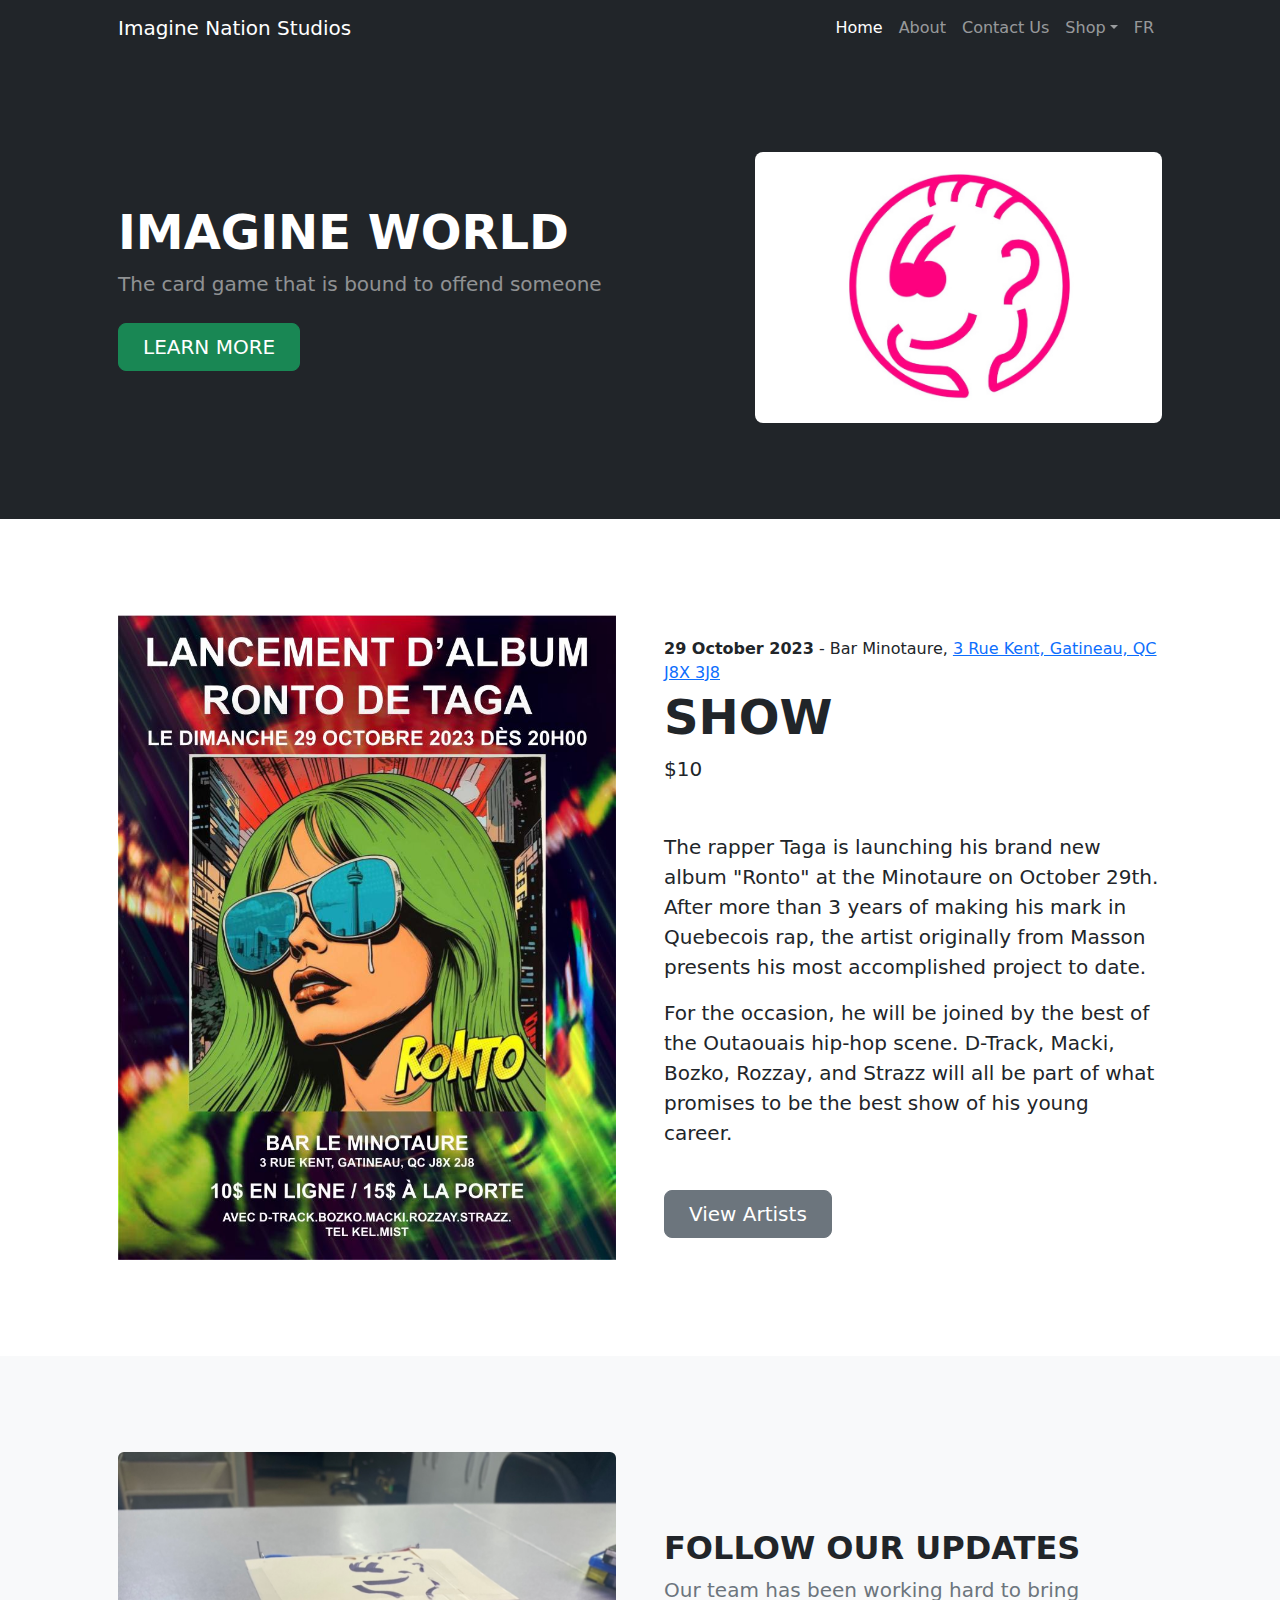
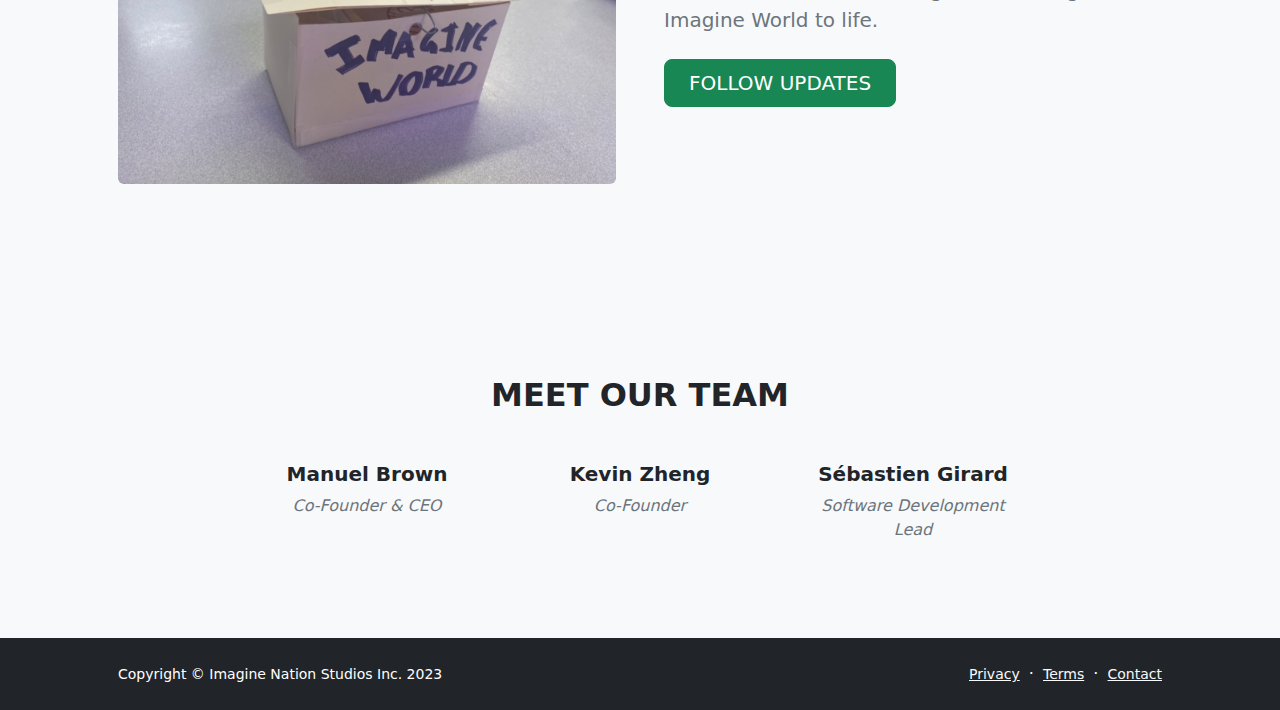
<file: index.html>
<!DOCTYPE html>
<html lang="en">
    <head>
        <title>Imagine Nation Studios Home Page</title>
        <meta charset="utf-8" />
        <meta name="viewport" content="width=device-width, initial-scale=1, shrink-to-fit=no" />
        <meta name="description" content="" />
        <meta name="author" content="Kevin Zheng" />
        <title>Imagine Nation Studios</title>
        <!-- Favicon-->
        <link rel="apple-touch-icon" sizes="180x180" href="icon/apple-touch-icon.png">
		<link rel="icon" type="image/png" sizes="32x32" href="icon/favicon-32x32.png">
		<link rel="icon" type="image/png" sizes="16x16" href="icon/favicon-16x16.png">
		<link rel="manifest" href="icon/site.webmanifest">
		<link rel="mask-icon" href="icon/safari-pinned-tab.svg" color="#d55b9f">
		<meta name="msapplication-TileColor" content="#ffc40d">
		<meta name="theme-color" content="#ffffff">
        <!-- Bootstrap icons-->
        <link href="https://cdn.jsdelivr.net/npm/bootstrap-icons@1.5.0/font/bootstrap-icons.css" rel="stylesheet" />
        <!-- Core theme CSS (includes Bootstrap)-->
        <link href="css/styles.css" rel="stylesheet" />

        <!--JS-->
        <script type="text/javascript">
            /*<![CDATA[*/
            (function () {
              var scriptURL = 'https://sdks.shopifycdn.com/buy-button/latest/buy-button-storefront.min.js';
              if (window.ShopifyBuy) {
                if (window.ShopifyBuy.UI) {
                  ShopifyBuyInit();
                } else {
                  loadScript();
                }
              } else {
                loadScript();
              }
              function loadScript() {
                var script = document.createElement('script');
                script.async = true;
                script.src = scriptURL;
                (document.getElementsByTagName('head')[0] || document.getElementsByTagName('body')[0]).appendChild(script);
                script.onload = ShopifyBuyInit;
              }
              function ShopifyBuyInit() {
                var client = ShopifyBuy.buildClient({
                  domain: 'imagine-nation-studios-4298.myshopify.com',
                  storefrontAccessToken: '83d4dc5537ef9c1096060eb6c723f427',
                });
                ShopifyBuy.UI.onReady(client).then(function (ui) {
                  ui.createComponent('product', {
                    id: '8739738517818',
                    node: document.getElementById('product-component-1697142508285'),
                    moneyFormat: '%24%7B%7Bamount%7D%7D',
                    options: {
              "product": {
                "styles": {
                  "product": {
                    "@media (min-width: 601px)": {
                      "max-width": "calc(25% - 20px)",
                      "margin-left": "20px",
                      "margin-bottom": "50px"
                    }
                  },
                  "button": {
                    "font-weight": "bold",
                    ":hover": {
                      "background-color": "#177a4c"
                    },
                    "background-color": "#198754",
                    ":focus": {
                      "background-color": "#177a4c"
                    },
                    "border-radius": "8px",
                    "padding-left": "21px",
                    "padding-right": "21px"
                  }
                },
                "contents": {
                  "img": false,
                  "button": false,
                  "buttonWithQuantity": true,
                  "title": false,
                  "price": false
                }
              },
              "productSet": {
                "styles": {
                  "products": {
                    "@media (min-width: 601px)": {
                      "margin-left": "-20px"
                    }
                  }
                }
              },
              "modalProduct": {
                "contents": {
                  "img": false,
                  "imgWithCarousel": true,
                  "button": false,
                  "buttonWithQuantity": true
                },
                "styles": {
                  "product": {
                    "@media (min-width: 601px)": {
                      "max-width": "100%",
                      "margin-left": "0px",
                      "margin-bottom": "0px"
                    }
                  },
                  "button": {
                    "font-weight": "bold",
                    ":hover": {
                      "background-color": "#177a4c"
                    },
                    "background-color": "#198754",
                    ":focus": {
                      "background-color": "#177a4c"
                    },
                    "border-radius": "8px",
                    "padding-left": "21px",
                    "padding-right": "21px"
                  }
                },
                "text": {
                  "button": "Add to cart"
                }
              },
              "option": {},
              "cart": {
                "styles": {
                  "button": {
                    "font-weight": "bold",
                    ":hover": {
                      "background-color": "#177a4c"
                    },
                    "background-color": "#198754",
                    ":focus": {
                      "background-color": "#177a4c"
                    },
                    "border-radius": "8px"
                  }
                },
                "text": {
                  "total": "Subtotal",
                  "button": "Checkout"
                }
              },
              "toggle": {
                "styles": {
                  "toggle": {
                    "font-weight": "bold",
                    "background-color": "#198754",
                    ":hover": {
                      "background-color": "#177a4c"
                    },
                    ":focus": {
                      "background-color": "#177a4c"
                    }
                  }
                }
              }
            },
                  });
                });
              }
            })();
            /*]]>*/
        </script>
    </head>
    <body class="d-flex flex-column h-100">
        <main class="flex-shrink-0">

            <!-- Navigation -->
            <nav class="navbar navbar-expand-lg navbar-dark bg-dark">
                <div class="container px-4 px-lg-5">
                    <a class="navbar-brand" href="index.html">Imagine Nation Studios</a>
                    <button class="navbar-toggler" type="button" data-bs-toggle="collapse" data-bs-target="#navbarSupportedContent" aria-controls="navbarSupportedContent" aria-expanded="false" aria-label="Toggle navigation"><span class="navbar-toggler-icon"></span></button>
                    <div class="collapse navbar-collapse" id="navbarSupportedContent">
                        <ul class="navbar-nav ms-auto mb-2 mb-lg-0">
                            <li class="nav-item"><a class="nav-link active" aria-current="page" href="index.html">Home</a></li>
                            <li class="nav-item"><a class="nav-link" href="about.html">About</a></li>
                            <li class="nav-item"><a class="nav-link" href="contact.html">Contact Us</a></li>
                            <li class="nav-item dropdown">
                                <a class="nav-link dropdown-toggle" id="navbarDropdown" href="#" role="button" data-bs-toggle="dropdown" aria-expanded="false">Shop</a>
                                <ul class="dropdown-menu" aria-labelledby="navbarDropdown">
                                    <!-- <li><a class="dropdown-item" href="shop-all.html">All Products</a></li>
                                    <li><hr class="dropdown-divider" /></li> -->
                                    <li><a class="dropdown-item" href="concert.html"><b>29 October Show</b></a></li>
                                    <li><a class="dropdown-item" href="item.html"><b>Imagine World</b></a></li>
                                    <!-- <li><a class="dropdown-item" href="#!">Popular Items</a></li> -->
                                </ul>
                            </li>
                            <li class="nav-item"><a class="nav-link" href="index-fr.html">FR</a></li>
                        </ul>
                        <!-- <form class="d-flex">
                            <button class="btn btn-outline-dark" type="submit">
                                <i class="bi-cart-fill me-1"></i>
                                Cart
                                <span class="badge bg-dark text-white ms-1 rounded-pill">0</span>
                            </button>
                        </form> -->
                    </div>
                </div>
            </nav>

            <!-- Header-->
            <header class="bg-dark py-5">
                <div class="container px-5">
                    <div class="row gx-5 align-items-center justify-content-center">
                        <div class="col-lg-8 col-xl-7 col-xxl-6">
                            <div class="my-5 text-center text-xl-start">
                                <h1 class="display-5 fw-bolder text-white mb-2">IMAGINE WORLD</h1>
                                <p class="lead fw-normal text-white-50 mb-4">The card game that is bound to offend someone</p>
                                <div class="d-grid gap-3 d-sm-flex justify-content-sm-center justify-content-xl-start">
                                    <a class="btn btn-success btn-lg px-4 me-sm-3" href="item.html">LEARN MORE</a>
                                    <!-- <a class="btn btn-secondary btn-lg px-4" href="#!">Learn More</a> -->
                                </div>
                            </div>
                        </div>
                        <div class="col-xl-5 col-xxl-6 d-none d-xl-block text-center"><img class="img-fluid rounded-3 my-5" src="smollogo.jpg" alt="..." /></div>
                    </div>
                </div>
            </header>

            <!-- SHOW -->
            <section class="py-5">
                <div class="container px-4 px-lg-5 my-5">
                    <div class="row gx-4 gx-lg-5 align-items-center">
                        <div class="col-md-6"><img class="card-img-top mb-5 mb-md-0" src="affichegrand.jpg" alt="..." /></div>
                        <div class="col-md-6">
                            <div class="large mb-1"><b>29 October 2023</b> - Bar Minotaure, <a href="https://maps.app.goo.gl/f5yamK3EUPYXwgem6">3 Rue Kent, Gatineau, QC J8X 3J8</a></div>
                            <h1 class="display-5 fw-bolder">SHOW</h1>
                            <div class="fs-5 mb-5">
                                <span>$10</span>
                            </div>
                            <p class="lead">The rapper Taga is launching his brand new album "Ronto" at the Minotaure on October 29th. After more than 3 years of making his mark in Quebecois rap, the artist originally from Masson presents his most accomplished project to date.</p>
                            <p class="lead">For the occasion, he will be joined by the best of the Outaouais hip-hop scene. D-Track, Macki, Bozko, Rozzay, and Strazz will all be part of what promises to be the best show of his young career.</p>
                            <div class="d-grid gap-3 d-sm-flex justify-content-sm-center justify-content-xl-start">
                                <div class="btn btn-success btn-lg px-4 me-sm-3 no-padding" id='product-component-1697142508285'></div>  
                                <!-- <a class="btn btn-success btn-lg px-4 me-sm-3" href="item.html">BUY TICKETS</a> -->
                                <!-- <a class="btn btn-secondary btn-lg px-4" href="#!">Learn More</a> -->
                            </div>
                            <br>
                            <a href="concert.html"><div class="btn btn-secondary btn-lg px-4" href="concert.html">View Artists</div></a>
                        </div>
                    </div>
                </div>
            </section>

            <!-- About section one-->
            <section class="py-5 bg-light" id="scroll-target">
                <div class="container px-5 my-5">
                    <div class="row gx-5 align-items-center">
                        <div class="col-lg-6"><img class="img-fluid rounded mb-5 mb-lg-0" src="first box.jpg" alt="..." /></div>
                        <div class="col-lg-6">
                            <h2 class="fw-bolder">FOLLOW OUR UPDATES</h2>
                            <p class="lead fw-normal text-muted mb-4">Our team has been working hard to bring Imagine World to life.</p>
                            <div class="d-grid gap-3 d-sm-flex justify-content-sm-center justify-content-xl-start">
                            <a class="btn btn-success btn-lg px-4 me-sm-3" href="about.html">FOLLOW UPDATES</a>
                            </div>
                        </div>
                    </div>
                </div>
            </section>

            <!-- Team members section-->
            <section class="py-5 bg-light">
                <div class="container px-5 my-5">
                    <div class="text-center">
                        <h2 class="fw-bolder">MEET OUR TEAM</h2>
                        <p class="lead fw-normal text-muted mb-5"></p>
                    </div>
                    <div class="row gx-5 row-cols-1 row-cols-sm-2 row-cols-xl-4 justify-content-center">
                        <div class="col mb-5 mb-5 mb-xl-0">
                            <div class="text-center">
                                <!-- <img class="img-fluid rounded-circle mb-4 px-4" src="https://dummyimage.com/150x150/ced4da/6c757d" alt="..." /> -->
                                <h5 class="fw-bolder">Manuel Brown</h5>
                                <div class="fst-italic text-muted">Co-Founder &amp; CEO</div>
                            </div>
                        </div>
                        <div class="col mb-5 mb-5 mb-xl-0">
                            <div class="text-center">
                                <!-- <img class="img-fluid rounded-circle mb-4 px-4" src="https://dummyimage.com/150x150/ced4da/6c757d" alt="..." /> -->
                                <h5 class="fw-bolder">Kevin Zheng</h5>
                                <div class="fst-italic text-muted">Co-Founder</div>
                            </div>
                        </div>
                        <div class="col mb-5 mb-5 mb-sm-0">
                            <div class="text-center">
                                
                                <!-- <img class="img-fluid rounded-circle mb-4 px-4" src="https://dummyimage.com/150x150/ced4da/6c757d" alt="..." /> -->
                                <h5 class="fw-bolder">Sébastien Girard</h5>
                                <div class="fst-italic text-muted">Software Development Lead</div>
                            </div>
                        </div>
                        <!-- <div class="col mb-5">
                            <div class="text-center">
                                <img class="img-fluid rounded-circle mb-4 px-4" src="https://dummyimage.com/150x150/ced4da/6c757d" alt="..." />
                                <h5 class="fw-bolder">Bill Clinton</h5>
                                <div class="fst-italic text-muted">CTO</div>
                            </div>
                        </div> -->
                    </div>
                </div>
            </section>
        </main>

        <!-- Footer-->
        <footer class="bg-dark py-4 mt-auto">
            <div class="container px-5">
                <div class="row align-items-center justify-content-between flex-column flex-sm-row">
                    <div class="col-auto"><div class="small m-0 text-white">Copyright &copy; Imagine Nation Studios Inc. 2023</div></div>
                    <div class="col-auto">
                        <a class="link-light small" href="#!">Privacy</a>
                        <span class="text-white mx-1">&middot;</span>
                        <a class="link-light small" href="#!">Terms</a>
                        <span class="text-white mx-1">&middot;</span>
                        <a class="link-light small" href="#!">Contact</a>
                    </div>
                </div>
            </div>
        </footer>
        <!-- Bootstrap core JS-->
        <script src="https://cdn.jsdelivr.net/npm/bootstrap@5.2.3/dist/js/bootstrap.bundle.min.js"></script>
        <!-- Core theme JS-->
        <script src="js/scripts.js"></script>
    </body>
</html>
</file>
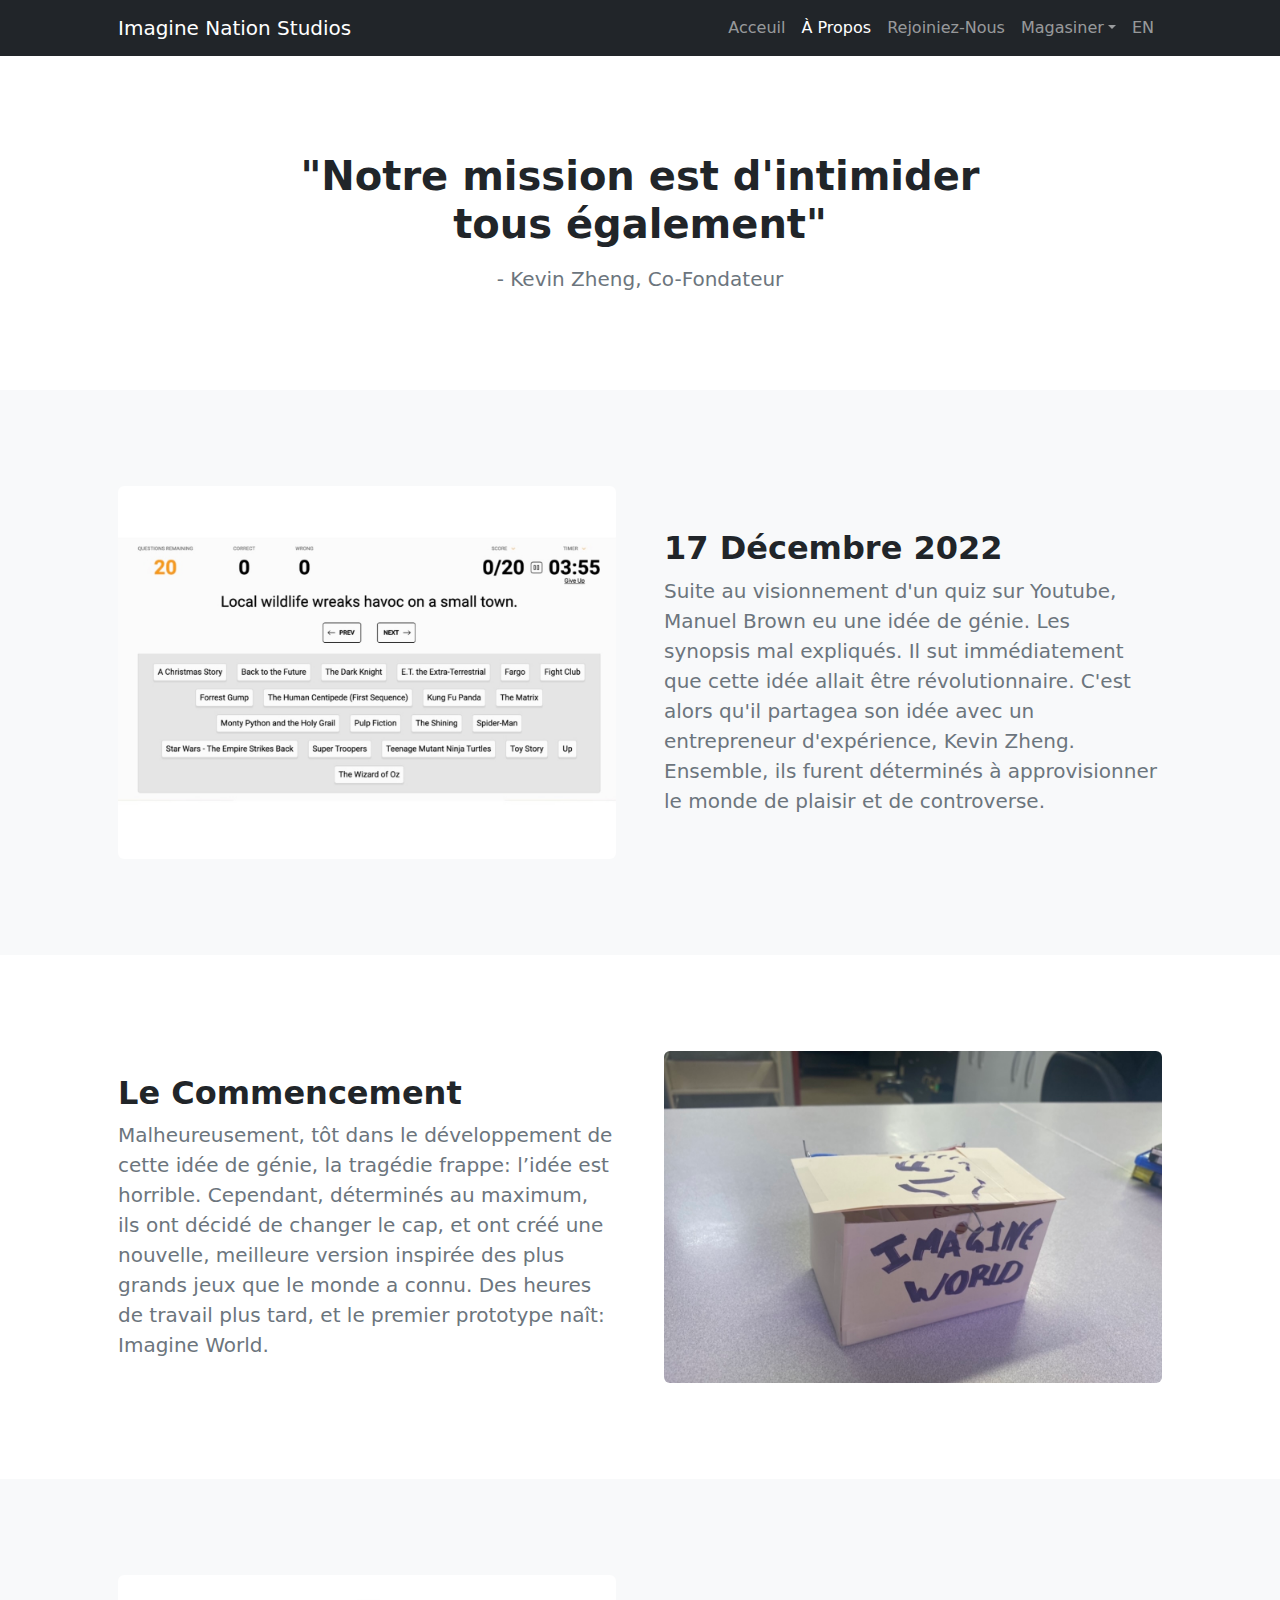
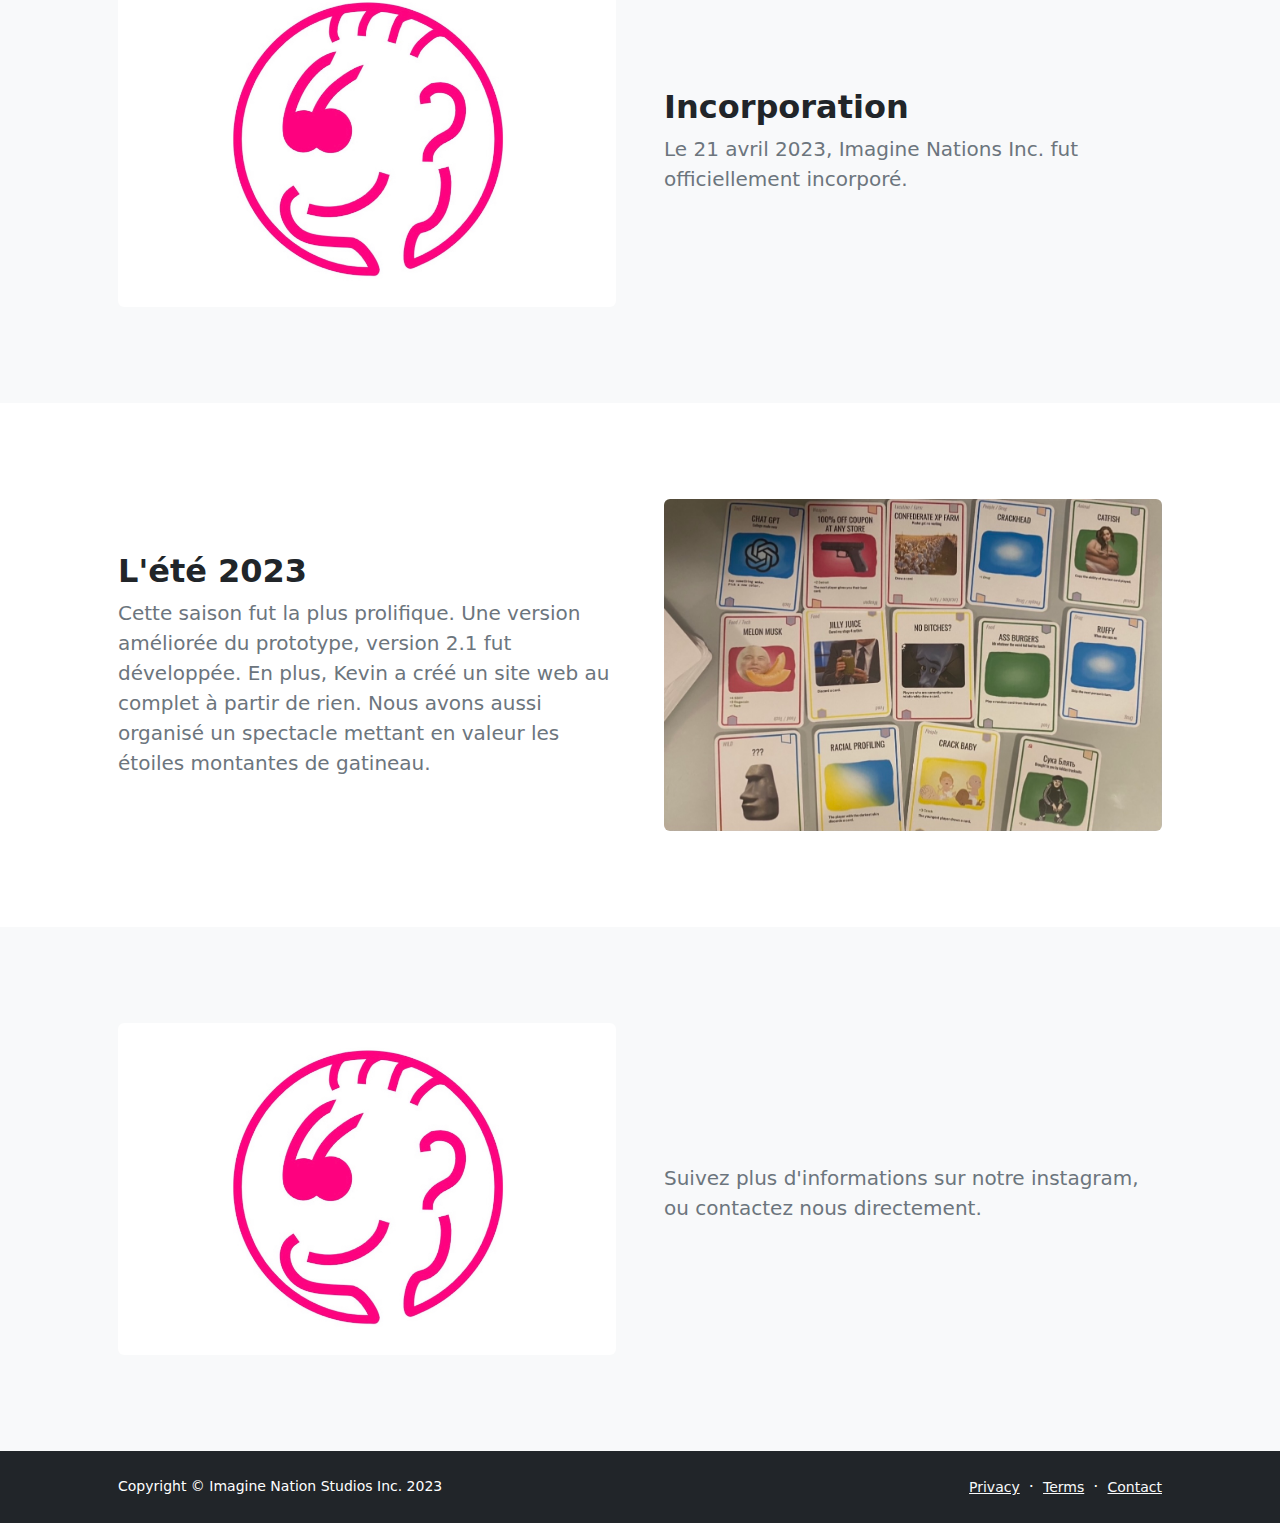
<file: about-fr.html>
<!DOCTYPE html>
<html lang="en">
    <head>
        <title>Imagine Nation Studios Home Page</title>
        <meta charset="utf-8" />
        <meta name="viewport" content="width=device-width, initial-scale=1, shrink-to-fit=no" />
        <meta name="description" content="" />
        <meta name="author" content="" />
        <title>Modern Business - Start Bootstrap Template</title>
        <!-- Favicon-->
        <link rel="apple-touch-icon" sizes="180x180" href="icon/apple-touch-icon.png">
		<link rel="icon" type="image/png" sizes="32x32" href="icon/favicon-32x32.png">
		<link rel="icon" type="image/png" sizes="16x16" href="icon/favicon-16x16.png">
		<link rel="manifest" href="icon/site.webmanifest">
		<link rel="mask-icon" href="icon/safari-pinned-tab.svg" color="#d55b9f">
		<meta name="msapplication-TileColor" content="#ffc40d">
		<meta name="theme-color" content="#ffffff">
        <!-- Bootstrap icons-->
        <link href="https://cdn.jsdelivr.net/npm/bootstrap-icons@1.5.0/font/bootstrap-icons.css" rel="stylesheet" />
        <!-- Core theme CSS (includes Bootstrap)-->
        <link href="css/styles.css" rel="stylesheet" />
    </head>
    <body class="d-flex flex-column">
        <main class="flex-shrink-0">
            <!-- Navigation -->
            <nav class="navbar navbar-expand-lg navbar-dark bg-dark">
                <div class="container px-4 px-lg-5">
                    <a class="navbar-brand" href="index.html">Imagine Nation Studios</a>
                    <button class="navbar-toggler" type="button" data-bs-toggle="collapse" data-bs-target="#navbarSupportedContent" aria-controls="navbarSupportedContent" aria-expanded="false" aria-label="Toggle navigation"><span class="navbar-toggler-icon"></span></button>
                    <div class="collapse navbar-collapse" id="navbarSupportedContent">
                        <ul class="navbar-nav ms-auto mb-2 mb-lg-0">
                            <li class="nav-item"><a class="nav-link" href="index-fr.html">Acceuil</a></li>
                            <li class="nav-item"><a class="nav-link active" aria-current="page" href="about-fr.html">À Propos</a></li>
                            <li class="nav-item"><a class="nav-link" href="contact-fr.html">Rejoiniez-Nous</a></li>
                            <li class="nav-item dropdown">
                                <a class="nav-link dropdown-toggle" id="navbarDropdown" href="#" role="button" data-bs-toggle="dropdown" aria-expanded="false">Magasiner</a>
                                <ul class="dropdown-menu" aria-labelledby="navbarDropdown">
                                    <!-- <li><a class="dropdown-item" href="shop-all.html">All Products</a></li>
                                    <li><hr class="dropdown-divider" /></li> -->
                                    <li><a class="dropdown-item" href="concert-fr.html"><b>Spectacle 29 octobre</b></a></li>
                                    <li><a class="dropdown-item" href="item-fr.html"><b>Imagine World</b></a></li>
                                    <!-- <li><a class="dropdown-item" href="#!">Popular Items</a></li> -->
                                </ul>
                            </li>
                            <li class="nav-item"><a class="nav-link" href="about.html">EN</a></li>
                        </ul>
                        <!-- <form class="d-flex">
                            <button class="btn btn-outline-dark" type="submit">
                                <i class="bi-cart-fill me-1"></i>
                                Cart
                                <span class="badge bg-dark text-white ms-1 rounded-pill">0</span>
                            </button>
                        </form> -->
                    </div>
                </div>
            </nav>
            
            <!-- Header-->
            <header class="py-5">
                <div class="container px-5">
                    <div class="row justify-content-center">
                        <div class="col-lg-8 col-xxl-6">
                            <div class="text-center my-5">
                                <h1 class="fw-bolder mb-3">"Notre mission est d'intimider tous également"</h1>
                                <p class="lead fw-normal text-muted mb-4">- Kevin Zheng, Co-Fondateur</p>
                                <!-- <a class="btn btn-primary btn-lg" href="#scroll-target">Read our story</a> -->
                            </div>
                        </div>
                    </div>
                </div>
            </header>

            <!-- About section one-->
            <section class="py-5 bg-light" id="scroll-target">
                <div class="container px-5 my-5">
                    <div class="row gx-5 align-items-center">
                        <div class="col-lg-6"><img class="img-fluid rounded mb-5 mb-lg-0" src="plots.jpg" alt="..." /></div>
                        <div class="col-lg-6">
                            <h2 class="fw-bolder">17 Décembre 2022</h2>
                            <p class="lead fw-normal text-muted mb-0">Suite au visionnement d'un quiz sur Youtube, Manuel Brown eu une idée de génie. Les synopsis mal expliqués. Il sut immédiatement que cette idée allait être révolutionnaire. C'est alors qu'il partagea son idée avec un entrepreneur d'expérience, Kevin Zheng. Ensemble, ils furent déterminés à approvisionner le monde de plaisir et de controverse.</p>
                        </div>
                    </div>
                </div>
            </section>

            <!-- About section two-->
            <section class="py-5">
                <div class="container px-5 my-5">
                    <div class="row gx-5 align-items-center">
                        <div class="col-lg-6 order-first order-lg-last"><img class="img-fluid rounded mb-5 mb-lg-0" src="first box.jpg" alt="..." /></div>
                        <div class="col-lg-6">
                            <h2 class="fw-bolder">Le Commencement</h2>
                            <p class="lead fw-normal text-muted mb-0">Malheureusement, tôt dans le développement de cette idée de génie, la tragédie frappe: l’idée est horrible. Cependant, déterminés au maximum, ils ont décidé de changer le cap, et ont créé une nouvelle, meilleure version inspirée des plus grands jeux que le monde a connu. Des heures de travail plus tard, et le premier prototype naît: Imagine World.</p>
                        </div>
                    </div>
                </div>
            </section>

            <!-- About section three-->
            <section class="py-5 bg-light" id="scroll-target">
                <div class="container px-5 my-5">
                    <div class="row gx-5 align-items-center">
                        <div class="col-lg-6"><img class="img-fluid rounded mb-5 mb-lg-0" src="smollogo.jpg" alt="..." /></div>
                        <div class="col-lg-6">
                            <h2 class="fw-bolder">Incorporation</h2>
                            <p class="lead fw-normal text-muted mb-0">Le 21 avril 2023, Imagine Nations Inc. fut officiellement incorporé.</p>
                        </div>
                    </div>
                </div>
            </section>

            <!-- About section four-->
            <section class="py-5">
                <div class="container px-5 my-5">
                    <div class="row gx-5 align-items-center">
                        <div class="col-lg-6 order-first order-lg-last"><img class="img-fluid rounded mb-5 mb-lg-0" src="AP2.jpg" alt="..." /></div>
                        <div class="col-lg-6">
                            <h2 class="fw-bolder">L'été 2023</h2>
                            <p class="lead fw-normal text-muted mb-0">Cette saison fut la plus prolifique. Une version améliorée du prototype, version 2.1 fut développée. En plus, Kevin a créé un site web au complet à partir de rien. Nous avons aussi organisé un spectacle mettant en valeur les étoiles montantes de gatineau.</p>
                        </div>
                    </div>
                </div>
            </section>

            <!-- About section five-->
            <section class="py-5 bg-light" id="scroll-target">
                <div class="container px-5 my-5">
                    <div class="row gx-5 align-items-center">
                        <div class="col-lg-6"><img class="img-fluid rounded mb-5 mb-lg-0" src="smollogo.jpg" alt="..." /></div>
                        <div class="col-lg-6">
                            <h2 class="fw-bolder"></h2>
                            <p class="lead fw-normal text-muted mb-0">Suivez plus d'informations sur notre instagram, ou contactez nous directement.</p>
                        </div>
                    </div>
                </div>
            </section>

        </main>

        <!-- Footer-->
        <footer class="bg-dark py-4 mt-auto">
            <div class="container px-5">
                <div class="row align-items-center justify-content-between flex-column flex-sm-row">
                    <div class="col-auto"><div class="small m-0 text-white">Copyright &copy; Imagine Nation Studios Inc. 2023</div></div>
                    <div class="col-auto">
                        <a class="link-light small" href="#!">Privacy</a>
                        <span class="text-white mx-1">&middot;</span>
                        <a class="link-light small" href="#!">Terms</a>
                        <span class="text-white mx-1">&middot;</span>
                        <a class="link-light small" href="#!">Contact</a>
                    </div>
                </div>
            </div>
        </footer>
        <!-- Bootstrap core JS-->
        <script src="https://cdn.jsdelivr.net/npm/bootstrap@5.2.3/dist/js/bootstrap.bundle.min.js"></script>
        <!-- Core theme JS-->
        <script src="js/scripts.js"></script>
    </body>
</html>
</file>
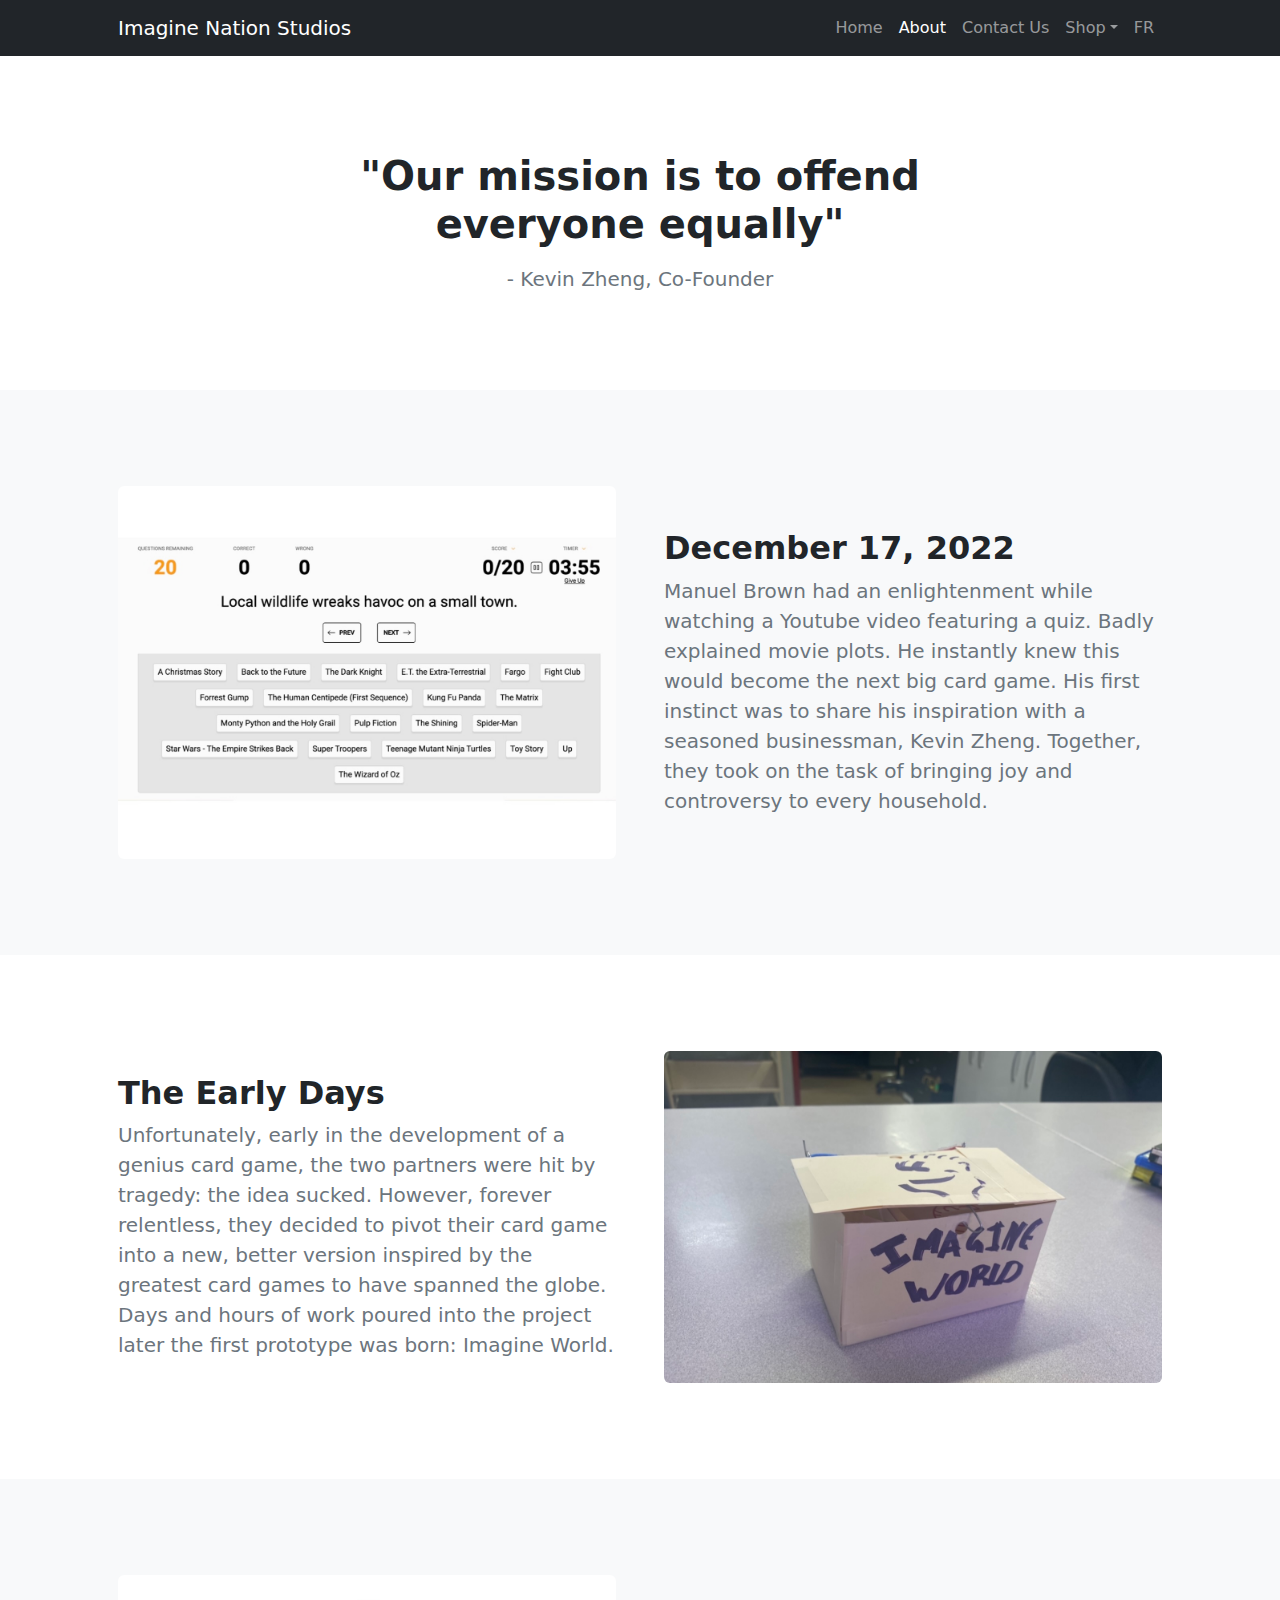
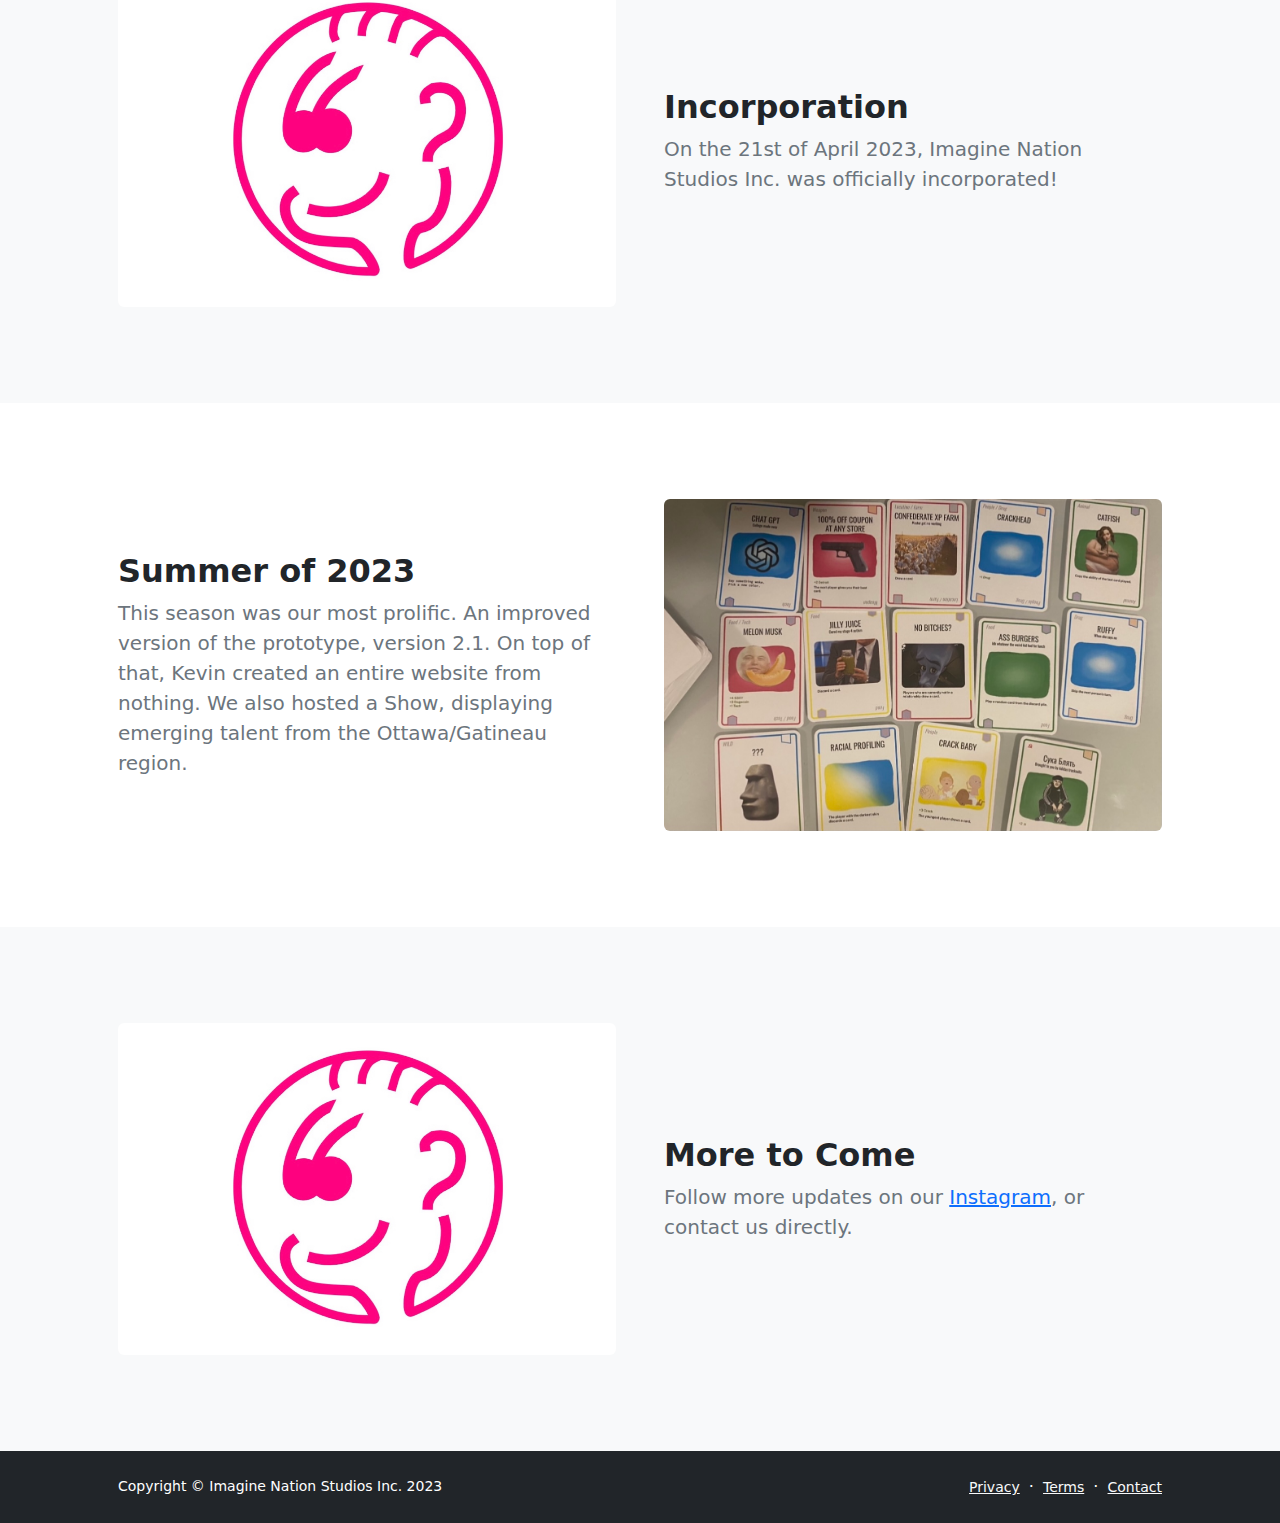
<file: about.html>
<!DOCTYPE html>
<html lang="en">
    <head>
        <title>Imagine Nation Studios Home Page</title>
        <meta charset="utf-8" />
        <meta name="viewport" content="width=device-width, initial-scale=1, shrink-to-fit=no" />
        <meta name="description" content="" />
        <meta name="author" content="" />
        <title>Modern Business - Start Bootstrap Template</title>
        <!-- Favicon-->
        <link rel="apple-touch-icon" sizes="180x180" href="icon/apple-touch-icon.png">
		<link rel="icon" type="image/png" sizes="32x32" href="icon/favicon-32x32.png">
		<link rel="icon" type="image/png" sizes="16x16" href="icon/favicon-16x16.png">
		<link rel="manifest" href="icon/site.webmanifest">
		<link rel="mask-icon" href="icon/safari-pinned-tab.svg" color="#d55b9f">
		<meta name="msapplication-TileColor" content="#ffc40d">
		<meta name="theme-color" content="#ffffff">
        <!-- Bootstrap icons-->
        <link href="https://cdn.jsdelivr.net/npm/bootstrap-icons@1.5.0/font/bootstrap-icons.css" rel="stylesheet" />
        <!-- Core theme CSS (includes Bootstrap)-->
        <link href="css/styles.css" rel="stylesheet" />
    </head>
    <body class="d-flex flex-column">
        <main class="flex-shrink-0">
            <!-- Navigation -->
            <nav class="navbar navbar-expand-lg navbar-dark bg-dark">
                <div class="container px-4 px-lg-5">
                    <a class="navbar-brand" href="index.html">Imagine Nation Studios</a>
                    <button class="navbar-toggler" type="button" data-bs-toggle="collapse" data-bs-target="#navbarSupportedContent" aria-controls="navbarSupportedContent" aria-expanded="false" aria-label="Toggle navigation"><span class="navbar-toggler-icon"></span></button>
                    <div class="collapse navbar-collapse" id="navbarSupportedContent">
                        <ul class="navbar-nav ms-auto mb-2 mb-lg-0">
                            <li class="nav-item"><a class="nav-link" href="index.html">Home</a></li>
                            <li class="nav-item"><a class="nav-link active" aria-current="page" href="about.html">About</a></li>
                            <li class="nav-item"><a class="nav-link" href="contact.html">Contact Us</a></li>
                            <li class="nav-item dropdown">
                                <a class="nav-link dropdown-toggle" id="navbarDropdown" href="#" role="button" data-bs-toggle="dropdown" aria-expanded="false">Shop</a>
                                <ul class="dropdown-menu" aria-labelledby="navbarDropdown">
                                    <!-- <li><a class="dropdown-item" href="shop-all.html">All Products</a></li>
                                    <li><hr class="dropdown-divider" /></li> -->
                                    <li><a class="dropdown-item" href="concert.html"><b>29 October Show</b></a></li>
                                    <li><a class="dropdown-item" href="item.html"><b>Imagine World</b></a></li>
                                    <!-- <li><a class="dropdown-item" href="#!">Popular Items</a></li> -->
                                </ul>
                            </li>
                            <li class="nav-item"><a class="nav-link" href="about-fr.html">FR</a></li>
                        </ul>
                        <!-- <form class="d-flex">
                            <button class="btn btn-outline-dark" type="submit">
                                <i class="bi-cart-fill me-1"></i>
                                Cart
                                <span class="badge bg-dark text-white ms-1 rounded-pill">0</span>
                            </button>
                        </form> -->
                    </div>
                </div>
            </nav>
            
            <!-- Header-->
            <header class="py-5">
                <div class="container px-5">
                    <div class="row justify-content-center">
                        <div class="col-lg-8 col-xxl-6">
                            <div class="text-center my-5">
                                <h1 class="fw-bolder mb-3">"Our mission is to offend everyone equally"</h1>
                                <p class="lead fw-normal text-muted mb-4">- Kevin Zheng, Co-Founder</p>
                                <!-- <a class="btn btn-primary btn-lg" href="#scroll-target">Read our story</a> -->
                            </div>
                        </div>
                    </div>
                </div>
            </header>

            <!-- About section one-->
            <section class="py-5 bg-light" id="scroll-target">
                <div class="container px-5 my-5">
                    <div class="row gx-5 align-items-center">
                        <div class="col-lg-6"><img class="img-fluid rounded mb-5 mb-lg-0" src="plots.jpg" alt="..." /></div>
                        <div class="col-lg-6">
                            <h2 class="fw-bolder">December 17, 2022</h2>
                            <p class="lead fw-normal text-muted mb-0">Manuel Brown had an enlightenment while watching a Youtube video featuring a quiz. Badly explained movie plots. He instantly knew this would become the next big card game. His first instinct was to share his inspiration with a seasoned businessman, Kevin Zheng. Together, they took on the task of bringing joy and controversy to every household.</p>
                        </div>
                    </div>
                </div>
            </section>

            <!-- About section two-->
            <section class="py-5">
                <div class="container px-5 my-5">
                    <div class="row gx-5 align-items-center">
                        <div class="col-lg-6 order-first order-lg-last"><img class="img-fluid rounded mb-5 mb-lg-0" src="first box.jpg" alt="..." /></div>
                        <div class="col-lg-6">
                            <h2 class="fw-bolder">The Early Days</h2>
                            <p class="lead fw-normal text-muted mb-0">Unfortunately, early in the development of a genius card game, the two partners were hit by tragedy: the idea sucked. However, forever relentless, they decided to pivot their card game into a new, better version inspired by the greatest card games to have spanned the globe. Days and hours of work poured into the project later the first prototype was born: Imagine World.</p>
                        </div>
                    </div>
                </div>
            </section>

            <!-- About section three-->
            <section class="py-5 bg-light" id="scroll-target">
                <div class="container px-5 my-5">
                    <div class="row gx-5 align-items-center">
                        <div class="col-lg-6"><img class="img-fluid rounded mb-5 mb-lg-0" src="smollogo.jpg" alt="..." /></div>
                        <div class="col-lg-6">
                            <h2 class="fw-bolder">Incorporation</h2>
                            <p class="lead fw-normal text-muted mb-0">On the 21st of April 2023, Imagine Nation Studios Inc. was officially incorporated!</p>
                        </div>
                    </div>
                </div>
            </section>

            <!-- About section four-->
            <section class="py-5">
                <div class="container px-5 my-5">
                    <div class="row gx-5 align-items-center">
                        <div class="col-lg-6 order-first order-lg-last"><img class="img-fluid rounded mb-5 mb-lg-0" src="AP2.jpg" alt="..." /></div>
                        <div class="col-lg-6">
                            <h2 class="fw-bolder">Summer of 2023</h2>
                            <p class="lead fw-normal text-muted mb-0">This season was our most prolific. An improved version of the prototype, version 2.1. On top of that, Kevin created an entire website from nothing. We also hosted a Show, displaying emerging talent from the Ottawa/Gatineau region.
                            </p>
                        </div>
                    </div>
                </div>
            </section>

            <!-- About section five-->
            <section class="py-5 bg-light" id="scroll-target">
                <div class="container px-5 my-5">
                    <div class="row gx-5 align-items-center">
                        <div class="col-lg-6"><img class="img-fluid rounded mb-5 mb-lg-0" src="smollogo.jpg" alt="..." /></div>
                        <div class="col-lg-6">
                            <h2 class="fw-bolder">More to Come</h2>
                            <p class="lead fw-normal text-muted mb-0">Follow more updates on our <a href="https://www.instagram.com/gatineau.memes/?hl=en">Instagram</a>, or <a>contact us</a> directly.</p>
                        </div>
                    </div>
                </div>
            </section>

        </main>

        <!-- Footer-->
        <footer class="bg-dark py-4 mt-auto">
            <div class="container px-5">
                <div class="row align-items-center justify-content-between flex-column flex-sm-row">
                    <div class="col-auto"><div class="small m-0 text-white">Copyright &copy; Imagine Nation Studios Inc. 2023</div></div>
                    <div class="col-auto">
                        <a class="link-light small" href="#!">Privacy</a>
                        <span class="text-white mx-1">&middot;</span>
                        <a class="link-light small" href="#!">Terms</a>
                        <span class="text-white mx-1">&middot;</span>
                        <a class="link-light small" href="#!">Contact</a>
                    </div>
                </div>
            </div>
        </footer>
        <!-- Bootstrap core JS-->
        <script src="https://cdn.jsdelivr.net/npm/bootstrap@5.2.3/dist/js/bootstrap.bundle.min.js"></script>
        <!-- Core theme JS-->
        <script src="js/scripts.js"></script>
    </body>
</html>
</file>
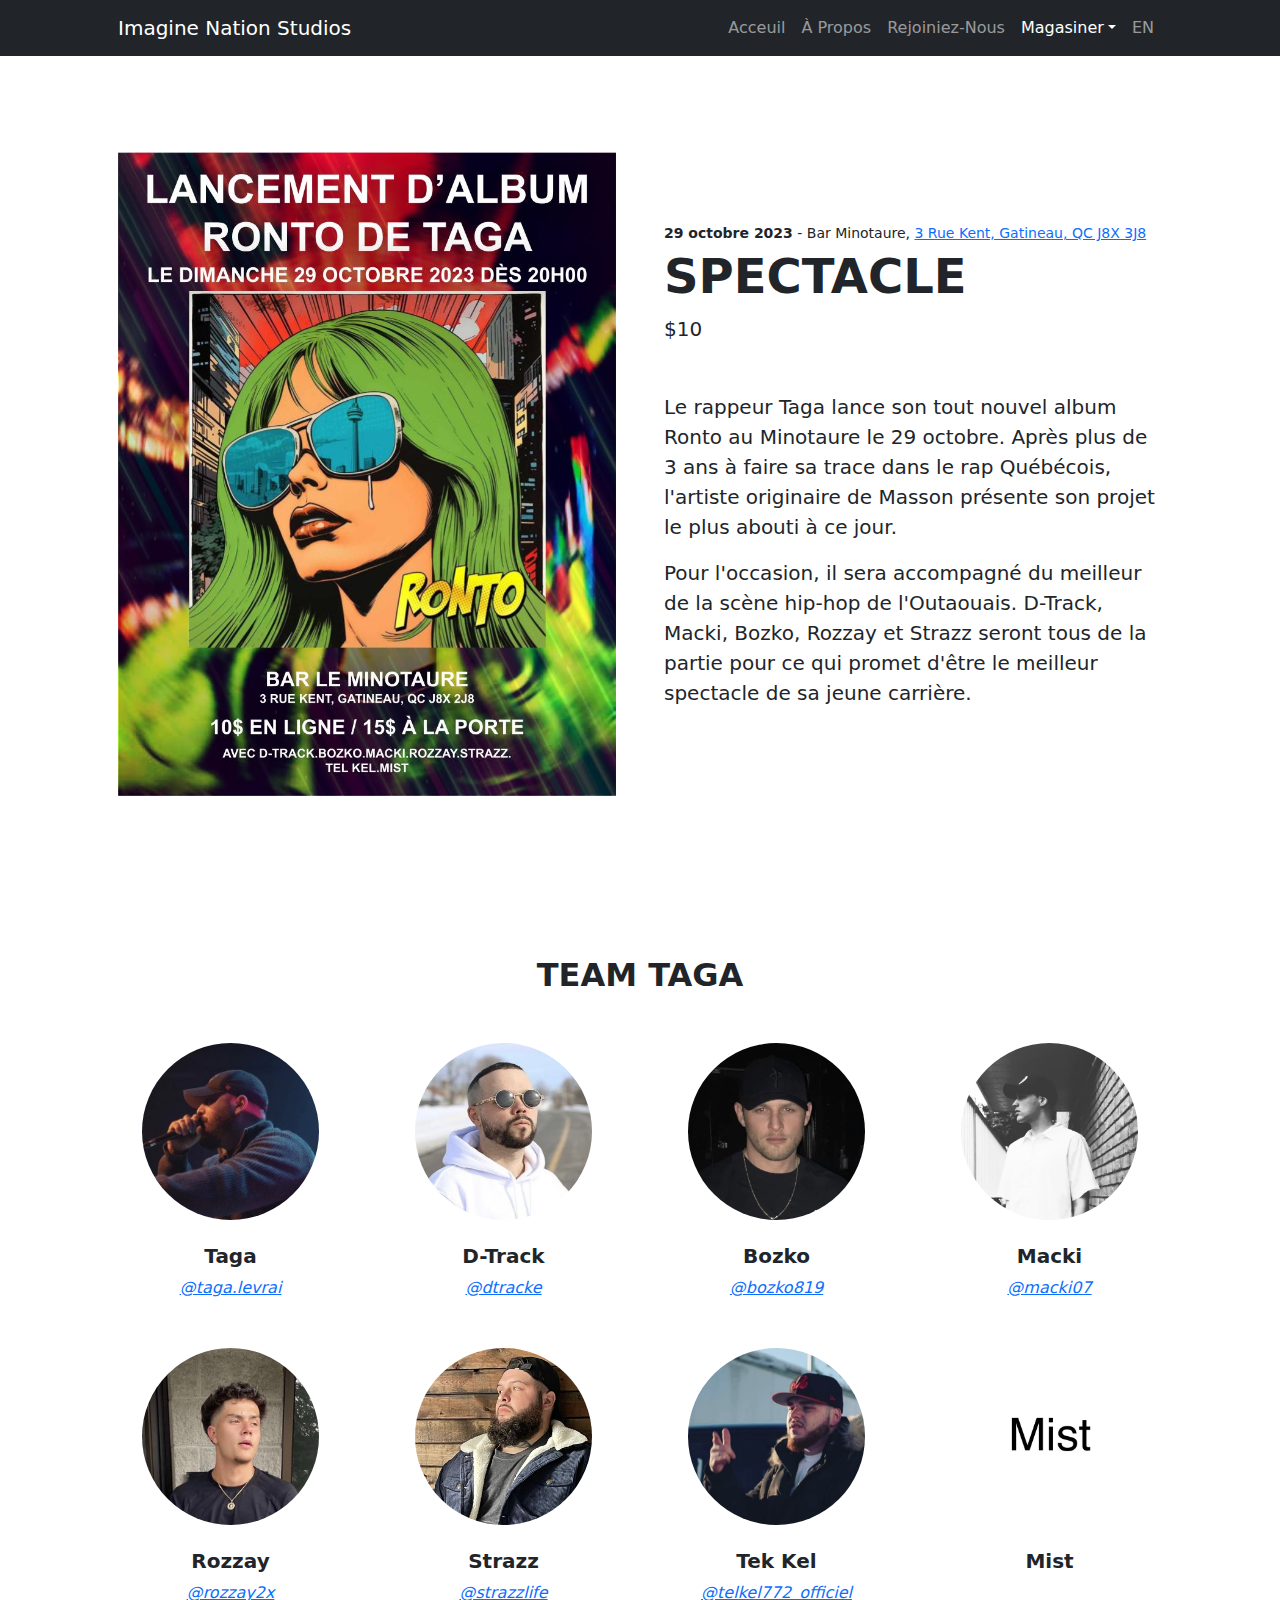
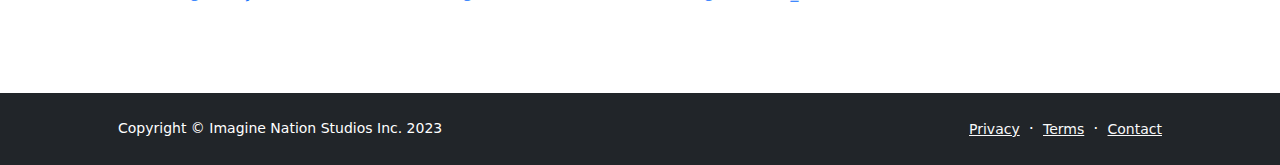
<file: concert-fr.html>
<!DOCTYPE html>
<html lang="en">
    <head>
        <meta charset="utf-8" />
        <meta name="viewport" content="width=device-width, initial-scale=1, shrink-to-fit=no" />
        <meta name="description" content="" />
        <meta name="author" content="" />
        <title>Shop Item - Start Bootstrap Template</title>
        <!-- Favicon-->
        <link rel="apple-touch-icon" sizes="180x180" href="icon/apple-touch-icon.png">
		<link rel="icon" type="image/png" sizes="32x32" href="icon/favicon-32x32.png">
		<link rel="icon" type="image/png" sizes="16x16" href="icon/favicon-16x16.png">
		<link rel="manifest" href="icon/site.webmanifest">
		<link rel="mask-icon" href="icon/safari-pinned-tab.svg" color="#d55b9f">
		<meta name="msapplication-TileColor" content="#ffc40d">
		<meta name="theme-color" content="#ffffff">
        <!-- Bootstrap icons-->
        <link href="https://cdn.jsdelivr.net/npm/bootstrap-icons@1.5.0/font/bootstrap-icons.css" rel="stylesheet" />
        <!-- Core theme CSS (includes Bootstrap)-->
        <link href="css/styles.css" rel="stylesheet" />

        <!--JS-->
        <script type="text/javascript">
            /*<![CDATA[*/
            (function () {
              var scriptURL = 'https://sdks.shopifycdn.com/buy-button/latest/buy-button-storefront.min.js';
              if (window.ShopifyBuy) {
                if (window.ShopifyBuy.UI) {
                  ShopifyBuyInit();
                } else {
                  loadScript();
                }
              } else {
                loadScript();
              }
              function loadScript() {
                var script = document.createElement('script');
                script.async = true;
                script.src = scriptURL;
                (document.getElementsByTagName('head')[0] || document.getElementsByTagName('body')[0]).appendChild(script);
                script.onload = ShopifyBuyInit;
              }
              function ShopifyBuyInit() {
                var client = ShopifyBuy.buildClient({
                  domain: 'imagine-nation-studios-4298.myshopify.com',
                  storefrontAccessToken: '83d4dc5537ef9c1096060eb6c723f427',
                });
                ShopifyBuy.UI.onReady(client).then(function (ui) {
                  ui.createComponent('product', {
                    id: '8739738517818',
                    node: document.getElementById('product-component-1697142508285'),
                    moneyFormat: '%24%7B%7Bamount%7D%7D',
                    options: {
              "product": {
                "styles": {
                  "product": {
                    "@media (min-width: 601px)": {
                      "max-width": "calc(25% - 20px)",
                      "margin-left": "20px",
                      "margin-bottom": "50px"
                    }
                  },
                  "button": {
                    "font-weight": "bold",
                    ":hover": {
                      "background-color": "#177a4c"
                    },
                    "background-color": "#198754",
                    ":focus": {
                      "background-color": "#177a4c"
                    },
                    "border-radius": "8px",
                    "padding-left": "21px",
                    "padding-right": "21px"
                  }
                },
                "contents": {
                  "img": false,
                  "button": false,
                  "buttonWithQuantity": true,
                  "title": false,
                  "price": false
                }
              },
              "productSet": {
                "styles": {
                  "products": {
                    "@media (min-width: 601px)": {
                      "margin-left": "-20px"
                    }
                  }
                }
              },
              "modalProduct": {
                "contents": {
                  "img": false,
                  "imgWithCarousel": true,
                  "button": false,
                  "buttonWithQuantity": true
                },
                "styles": {
                  "product": {
                    "@media (min-width: 601px)": {
                      "max-width": "100%",
                      "margin-left": "0px",
                      "margin-bottom": "0px"
                    }
                  },
                  "button": {
                    "font-weight": "bold",
                    ":hover": {
                      "background-color": "#177a4c"
                    },
                    "background-color": "#198754",
                    ":focus": {
                      "background-color": "#177a4c"
                    },
                    "border-radius": "8px",
                    "padding-left": "21px",
                    "padding-right": "21px"
                  }
                },
                "text": {
                  "button": "Add to cart"
                }
              },
              "option": {},
              "cart": {
                "styles": {
                  "button": {
                    "font-weight": "bold",
                    ":hover": {
                      "background-color": "#177a4c"
                    },
                    "background-color": "#198754",
                    ":focus": {
                      "background-color": "#177a4c"
                    },
                    "border-radius": "8px"
                  }
                },
                "text": {
                  "total": "Subtotal",
                  "button": "Checkout"
                }
              },
              "toggle": {
                "styles": {
                  "toggle": {
                    "font-weight": "bold",
                    "background-color": "#198754",
                    ":hover": {
                      "background-color": "#177a4c"
                    },
                    ":focus": {
                      "background-color": "#177a4c"
                    }
                  }
                }
              }
            },
                  });
                });
              }
            })();
            /*]]>*/
        </script>
    </head>
    <body>
        <!-- Navigation -->
        <nav class="navbar navbar-expand-lg navbar-dark bg-dark">
          <div class="container px-4 px-lg-5">
              <a class="navbar-brand" href="index.html">Imagine Nation Studios</a>
              <button class="navbar-toggler" type="button" data-bs-toggle="collapse" data-bs-target="#navbarSupportedContent" aria-controls="navbarSupportedContent" aria-expanded="false" aria-label="Toggle navigation"><span class="navbar-toggler-icon"></span></button>
              <div class="collapse navbar-collapse" id="navbarSupportedContent">
                  <ul class="navbar-nav ms-auto mb-2 mb-lg-0">
                      <li class="nav-item"><a class="nav-link" href="index-fr.html">Acceuil</a></li>
                      <li class="nav-item"><a class="nav-link" href="about-fr.html">À Propos</a></li>
                      <li class="nav-item"><a class="nav-link" href="contact-fr.html">Rejoiniez-Nous</a></li>
                      <li class="nav-item dropdown">
                          <a class="nav-link dropdown-toggle active" id="navbarDropdown" href="#" role="button" data-bs-toggle="dropdown" aria-expanded="false">Magasiner</a>
                          <ul class="dropdown-menu" aria-labelledby="navbarDropdown">
                              <!-- <li><a class="dropdown-item" href="shop-all.html">All Products</a></li>
                              <li><hr class="dropdown-divider" /></li> -->
                              <li><a class="dropdown-item active" aria-current="page" href="concert-fr.html"><b>Spectacle 29 octobre</b></a></li>
                              <li><a class="dropdown-item" href="item-fr.html"><b>Imagine World</b></a></li>
                              <!-- <li><a class="dropdown-item" href="#!">Popular Items</a></li> -->
                          </ul>
                      </li>
                      <li class="nav-item"><a class="nav-link" href="concert.html">EN</a></li>
                  </ul>
                  <!-- <form class="d-flex">
                      <button class="btn btn-outline-dark" type="submit">
                          <i class="bi-cart-fill me-1"></i>
                          Cart
                          <span class="badge bg-dark text-white ms-1 rounded-pill">0</span>
                      </button>
                  </form> -->
              </div>
          </div>
      </nav>

        <!-- SHOW -->
        <section class="py-5">
            <div class="container px-4 px-lg-5 my-5">
                <div class="row gx-4 gx-lg-5 align-items-center">
                    <div class="col-md-6"><img class="card-img-top mb-5 mb-md-0" src="affichegrand.jpg" alt="..." /></div>
                    <div class="col-md-6">
                        <div class="small mb-1"><b>29 octobre 2023</b> - Bar Minotaure, <a href="https://maps.app.goo.gl/f5yamK3EUPYXwgem6">3 Rue Kent, Gatineau, QC J8X 3J8</a></div>
                        <h1 class="display-5 fw-bolder">SPECTACLE</h1>
                        <div class="fs-5 mb-5">
                            <span>$10</span>
                        </div>
                        <p class="lead">Le rappeur Taga lance son tout nouvel album Ronto au Minotaure le 29 octobre. Après plus de 3 ans à faire sa trace dans le rap Québécois, l'artiste originaire de Masson présente son projet le plus abouti à ce jour.</p>
                            <p class="lead"> Pour l'occasion, il sera accompagné du meilleur de la scène hip-hop de l'Outaouais. D-Track, Macki, Bozko, Rozzay et Strazz seront tous de la partie pour ce qui promet d'être le meilleur spectacle de sa jeune carrière.</p>
                        <div class="d-grid gap-3 d-sm-flex justify-content-sm-center justify-content-xl-start">
                            <div class="btn btn-success btn-lg px-4 me-sm-3 no-padding" id='product-component-1697142508285'></div>  
                            
                            <!-- <a class="btn btn-success btn-lg px-4 me-sm-3" href="item.html">BUY TICKETS</a> -->
                            <!-- <a class="btn btn-secondary btn-lg px-4" href="#!">Learn More</a> -->
                        </div>
                    </div>
                </div>
            </div>
        </section>

        <!--Artists profiles -->
        <section class="py-3">
          <div class="container px-5 my-5">
              <div class="text-center">
                  <h2 class="fw-bolder">TEAM TAGA</h2>
                  <p class="lead fw-normal text-muted mb-5"></p>
              </div>
              <div class="row gx-5 row-cols-1 row-cols-sm-2 row-cols-xl-4 justify-content-center">
                  <div class="col mb-5 mb-5 mb-xl-0">
                      <div class="text-center">
                          <img class="img-fluid rounded-circle mb-4 px-4" src="taga.jpg" alt="..." />
                          <h5 class="fw-bolder">Taga</h5>
                          <div class="fst-italic text-muted"><a href="https://instagram.com/macki07?igshid=MzRlODBiNWFlZA==">@taga.levrai</a></div>
                      </div>
                  </div>
                  <div class="col mb-5 mb-5 mb-xl-0">
                      <div class="text-center">
                          <img class="img-fluid rounded-circle mb-4 px-4" src="d-track.jpg" alt="..." />
                          <h5 class="fw-bolder">D-Track</h5>
                          <div class="fst-italic text-muted"><a href="https://instagram.com/dtracke?igshid=MzRlODBiNWFlZA==">@dtracke</a></div>
                      </div>
                  </div>
                  <div class="col mb-5 mb-5 mb-sm-0">
                      <div class="text-center">
                          
                          <img class="img-fluid rounded-circle mb-4 px-4" src="bozko.jpg" alt="..." />
                          <h5 class="fw-bolder">Bozko</h5>
                          <div class="fst-italic text-muted"><a href="https://instagram.com/bozko819?igshid=MzRlODBiNWFlZA==">@bozko819</a></div>
                      </div>
                  </div>
                  <div class="col mb-5">
                      <div class="text-center">
                          <img class="img-fluid rounded-circle mb-4 px-4" src="macki.jpg" alt="..." />
                          <h5 class="fw-bolder">Macki</h5>
                          <div class="fst-italic text-muted"><a href="https://instagram.com/macki07?igshid=MzRlODBiNWFlZA==">@macki07</a></div>
                      </div>
                  </div>
              </div>
              <div class="row gx-5 row-cols-1 row-cols-sm-2 row-cols-xl-4 justify-content-center">
                <div class="col mb-5 mb-5 mb-xl-0">
                    <div class="text-center">
                        <img class="img-fluid rounded-circle mb-4 px-4" src="rozzay 2.jpg" alt="..." />
                        <h5 class="fw-bolder">Rozzay</h5>
                        <div class="fst-italic text-muted"><a href="https://instagram.com/rozzay2x?igshid=MzRlODBiNWFlZA==">@rozzay2x</a></div>
                    </div>
                </div>
                <div class="col mb-5 mb-5 mb-xl-0">
                    <div class="text-center">
                        <img class="img-fluid rounded-circle mb-4 px-4" src="strazz.jpg" alt="..." />
                        <h5 class="fw-bolder">Strazz</h5>
                        <div class="fst-italic text-muted"><a href="https://instagram.com/strazzlife?igshid=MzRlODBiNWFlZA==">@strazzlife</a></div>
                    </div>
                </div>
                <div class="col mb-5 mb-5 mb-sm-0">
                    <div class="text-center">
                        
                        <img class="img-fluid rounded-circle mb-4 px-4" src="telkel.jpg" alt="..." />
                        <h5 class="fw-bolder">Tek Kel</h5>
                        <div class="fst-italic text-muted"><a href="https://instagram.com/telkel772_officiel?igshid=MzRlODBiNWFlZA==">@telkel772_officiel</a></div>
                    </div>
                </div>
                <div class="col mb-5">
                    <div class="text-center">
                        <img class="img-fluid rounded-circle mb-4 px-4" src="mist.jpg" alt="..." />
                        <h5 class="fw-bolder">Mist</h5>
                        <div class="fst-italic text-muted"></div>
                    </div>
                </div>
            </div>
          </div>
      </section>

        <!-- Footer-->
        <footer class="bg-dark py-4 mt-auto">
            <div class="container px-5">
                <div class="row align-items-center justify-content-between flex-column flex-sm-row">
                    <div class="col-auto"><div class="small m-0 text-white">Copyright &copy; Imagine Nation Studios Inc. 2023</div></div>
                    <div class="col-auto">
                        <a class="link-light small" href="#!">Privacy</a>
                        <span class="text-white mx-1">&middot;</span>
                        <a class="link-light small" href="#!">Terms</a>
                        <span class="text-white mx-1">&middot;</span>
                        <a class="link-light small" href="#!">Contact</a>
                    </div>
                </div>
            </div>
        </footer>
        <!-- Bootstrap core JS-->
        <script src="https://cdn.jsdelivr.net/npm/bootstrap@5.2.3/dist/js/bootstrap.bundle.min.js"></script>
        <!-- Core theme JS-->
        <script src="js/scripts.js"></script>
    </body>
</html>

<!--Imagine World, the game that is bound to offend someone-->
</file>
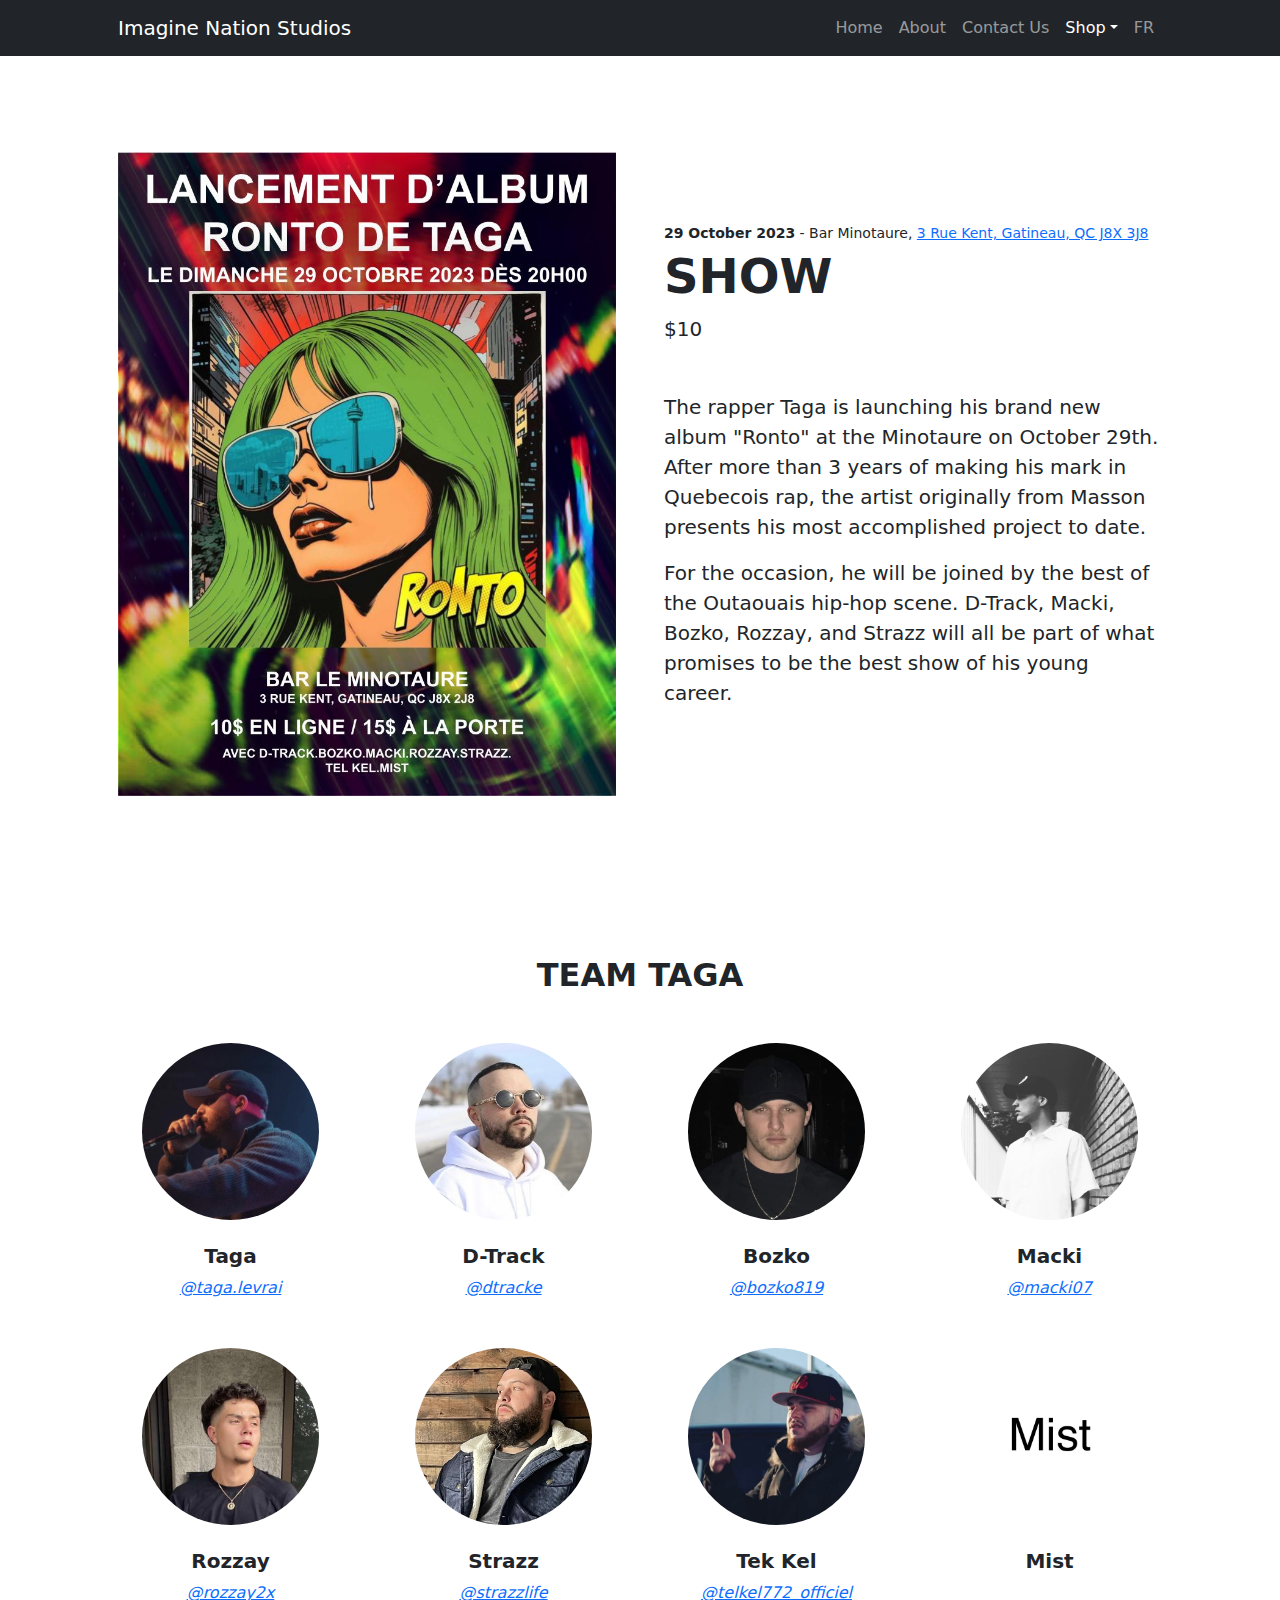
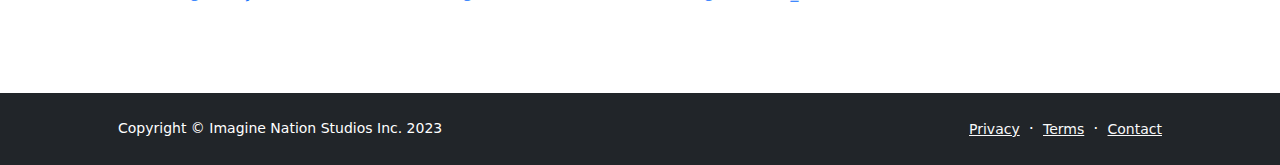
<file: concert.html>
<!DOCTYPE html>
<html lang="en">
    <head>
        <meta charset="utf-8" />
        <meta name="viewport" content="width=device-width, initial-scale=1, shrink-to-fit=no" />
        <meta name="description" content="" />
        <meta name="author" content="" />
        <title>Shop Item - Start Bootstrap Template</title>
        <!-- Favicon-->
        <link rel="apple-touch-icon" sizes="180x180" href="icon/apple-touch-icon.png">
		<link rel="icon" type="image/png" sizes="32x32" href="icon/favicon-32x32.png">
		<link rel="icon" type="image/png" sizes="16x16" href="icon/favicon-16x16.png">
		<link rel="manifest" href="icon/site.webmanifest">
		<link rel="mask-icon" href="icon/safari-pinned-tab.svg" color="#d55b9f">
		<meta name="msapplication-TileColor" content="#ffc40d">
		<meta name="theme-color" content="#ffffff">
        <!-- Bootstrap icons-->
        <link href="https://cdn.jsdelivr.net/npm/bootstrap-icons@1.5.0/font/bootstrap-icons.css" rel="stylesheet" />
        <!-- Core theme CSS (includes Bootstrap)-->
        <link href="css/styles.css" rel="stylesheet" />

        <!--JS-->
        <script type="text/javascript">
            /*<![CDATA[*/
            (function () {
              var scriptURL = 'https://sdks.shopifycdn.com/buy-button/latest/buy-button-storefront.min.js';
              if (window.ShopifyBuy) {
                if (window.ShopifyBuy.UI) {
                  ShopifyBuyInit();
                } else {
                  loadScript();
                }
              } else {
                loadScript();
              }
              function loadScript() {
                var script = document.createElement('script');
                script.async = true;
                script.src = scriptURL;
                (document.getElementsByTagName('head')[0] || document.getElementsByTagName('body')[0]).appendChild(script);
                script.onload = ShopifyBuyInit;
              }
              function ShopifyBuyInit() {
                var client = ShopifyBuy.buildClient({
                  domain: 'imagine-nation-studios-4298.myshopify.com',
                  storefrontAccessToken: '83d4dc5537ef9c1096060eb6c723f427',
                });
                ShopifyBuy.UI.onReady(client).then(function (ui) {
                  ui.createComponent('product', {
                    id: '8739738517818',
                    node: document.getElementById('product-component-1697142508285'),
                    moneyFormat: '%24%7B%7Bamount%7D%7D',
                    options: {
              "product": {
                "styles": {
                  "product": {
                    "@media (min-width: 601px)": {
                      "max-width": "calc(25% - 20px)",
                      "margin-left": "20px",
                      "margin-bottom": "50px"
                    }
                  },
                  "button": {
                    "font-weight": "bold",
                    ":hover": {
                      "background-color": "#177a4c"
                    },
                    "background-color": "#198754",
                    ":focus": {
                      "background-color": "#177a4c"
                    },
                    "border-radius": "8px",
                    "padding-left": "21px",
                    "padding-right": "21px"
                  }
                },
                "contents": {
                  "img": false,
                  "button": false,
                  "buttonWithQuantity": true,
                  "title": false,
                  "price": false
                }
              },
              "productSet": {
                "styles": {
                  "products": {
                    "@media (min-width: 601px)": {
                      "margin-left": "-20px"
                    }
                  }
                }
              },
              "modalProduct": {
                "contents": {
                  "img": false,
                  "imgWithCarousel": true,
                  "button": false,
                  "buttonWithQuantity": true
                },
                "styles": {
                  "product": {
                    "@media (min-width: 601px)": {
                      "max-width": "100%",
                      "margin-left": "0px",
                      "margin-bottom": "0px"
                    }
                  },
                  "button": {
                    "font-weight": "bold",
                    ":hover": {
                      "background-color": "#177a4c"
                    },
                    "background-color": "#198754",
                    ":focus": {
                      "background-color": "#177a4c"
                    },
                    "border-radius": "8px",
                    "padding-left": "21px",
                    "padding-right": "21px"
                  }
                },
                "text": {
                  "button": "Add to cart"
                }
              },
              "option": {},
              "cart": {
                "styles": {
                  "button": {
                    "font-weight": "bold",
                    ":hover": {
                      "background-color": "#177a4c"
                    },
                    "background-color": "#198754",
                    ":focus": {
                      "background-color": "#177a4c"
                    },
                    "border-radius": "8px"
                  }
                },
                "text": {
                  "total": "Subtotal",
                  "button": "Checkout"
                }
              },
              "toggle": {
                "styles": {
                  "toggle": {
                    "font-weight": "bold",
                    "background-color": "#198754",
                    ":hover": {
                      "background-color": "#177a4c"
                    },
                    ":focus": {
                      "background-color": "#177a4c"
                    }
                  }
                }
              }
            },
                  });
                });
              }
            })();
            /*]]>*/
        </script>
    </head>
    <body>
        <!-- Navigation -->
        <nav class="navbar navbar-expand-lg navbar-dark bg-dark">
          <div class="container px-4 px-lg-5">
              <a class="navbar-brand" href="index.html">Imagine Nation Studios</a>
              <button class="navbar-toggler" type="button" data-bs-toggle="collapse" data-bs-target="#navbarSupportedContent" aria-controls="navbarSupportedContent" aria-expanded="false" aria-label="Toggle navigation"><span class="navbar-toggler-icon"></span></button>
              <div class="collapse navbar-collapse" id="navbarSupportedContent">
                  <ul class="navbar-nav ms-auto mb-2 mb-lg-0">
                      <li class="nav-item"><a class="nav-link" href="index.html">Home</a></li>
                      <li class="nav-item"><a class="nav-link" href="about.html">About</a></li>
                      <li class="nav-item"><a class="nav-link" href="contact.html">Contact Us</a></li>
                      <li class="nav-item dropdown">
                          <a class="nav-link dropdown-toggle active" id="navbarDropdown" href="#" role="button" data-bs-toggle="dropdown" aria-expanded="false">Shop</a>
                          <ul class="dropdown-menu" aria-labelledby="navbarDropdown">
                              <!-- <li><a class="dropdown-item" href="shop-all.html">All Products</a></li>
                              <li><hr class="dropdown-divider" /></li> -->
                              <li><a class="dropdown-item active" aria-current="page" href="concert.html"><b>29 October Show</b></a></li>
                              <li><a class="dropdown-item" href="item.html"><b>Imagine World</b></a></li>
                              <!-- <li><a class="dropdown-item" href="#!">Popular Items</a></li> -->
                          </ul>
                      </li>
                      <li class="nav-item"><a class="nav-link" href="concert-fr.html">FR</a></li>
                  </ul>
                  <!-- <form class="d-flex">
                      <button class="btn btn-outline-dark" type="submit">
                          <i class="bi-cart-fill me-1"></i>
                          Cart
                          <span class="badge bg-dark text-white ms-1 rounded-pill">0</span>
                      </button>
                  </form> -->
              </div>
          </div>
      </nav>

        <!-- SHOW -->
        <section class="py-5">
            <div class="container px-4 px-lg-5 my-5">
                <div class="row gx-4 gx-lg-5 align-items-center">
                    <div class="col-md-6"><img class="card-img-top mb-5 mb-md-0" src="affichegrand.jpg" alt="..." /></div>
                    <div class="col-md-6">
                        <div class="small mb-1"><b>29 October 2023</b> - Bar Minotaure, <a href="https://maps.app.goo.gl/f5yamK3EUPYXwgem6">3 Rue Kent, Gatineau, QC J8X 3J8</a></div>
                        <h1 class="display-5 fw-bolder">SHOW</h1>
                        <div class="fs-5 mb-5">
                            <span>$10</span>
                        </div>
                        <p class="lead">The rapper Taga is launching his brand new album "Ronto" at the Minotaure on October 29th. After more than 3 years of making his mark in Quebecois rap, the artist originally from Masson presents his most accomplished project to date.</p>
                        <p class="lead">For the occasion, he will be joined by the best of the Outaouais hip-hop scene. D-Track, Macki, Bozko, Rozzay, and Strazz will all be part of what promises to be the best show of his young career.</p>
                        <div class="d-grid gap-3 d-sm-flex justify-content-sm-center justify-content-xl-start">
                            <div class="btn btn-success btn-lg px-4 me-sm-3 no-padding" id='product-component-1697142508285'></div>  
                            
                            <!-- <a class="btn btn-success btn-lg px-4 me-sm-3" href="item.html">BUY TICKETS</a> -->
                            <!-- <a class="btn btn-secondary btn-lg px-4" href="#!">Learn More</a> -->
                        </div>
                    </div>
                </div>
            </div>
        </section>

        <!--Artists profiles -->
        <section class="py-3">
          <div class="container px-5 my-5">
              <div class="text-center">
                  <h2 class="fw-bolder">TEAM TAGA</h2>
                  <p class="lead fw-normal text-muted mb-5"></p>
              </div>
              <div class="row gx-5 row-cols-1 row-cols-sm-2 row-cols-xl-4 justify-content-center">
                  <div class="col mb-5 mb-5 mb-xl-0">
                      <div class="text-center">
                          <img class="img-fluid rounded-circle mb-4 px-4" src="taga.jpg" alt="..." />
                          <h5 class="fw-bolder">Taga</h5>
                          <div class="fst-italic text-muted"><a href="https://instagram.com/macki07?igshid=MzRlODBiNWFlZA==">@taga.levrai</a></div>
                      </div>
                  </div>
                  <div class="col mb-5 mb-5 mb-xl-0">
                      <div class="text-center">
                          <img class="img-fluid rounded-circle mb-4 px-4" src="d-track.jpg" alt="..." />
                          <h5 class="fw-bolder">D-Track</h5>
                          <div class="fst-italic text-muted"><a href="https://instagram.com/dtracke?igshid=MzRlODBiNWFlZA==">@dtracke</a></div>
                      </div>
                  </div>
                  <div class="col mb-5 mb-5 mb-sm-0">
                      <div class="text-center">
                          
                          <img class="img-fluid rounded-circle mb-4 px-4" src="bozko.jpg" alt="..." />
                          <h5 class="fw-bolder">Bozko</h5>
                          <div class="fst-italic text-muted"><a href="https://instagram.com/bozko819?igshid=MzRlODBiNWFlZA==">@bozko819</a></div>
                      </div>
                  </div>
                  <div class="col mb-5">
                      <div class="text-center">
                          <img class="img-fluid rounded-circle mb-4 px-4" src="macki.jpg" alt="..." />
                          <h5 class="fw-bolder">Macki</h5>
                          <div class="fst-italic text-muted"><a href="https://instagram.com/macki07?igshid=MzRlODBiNWFlZA==">@macki07</a></div>
                      </div>
                  </div>
              </div>
              <div class="row gx-5 row-cols-1 row-cols-sm-2 row-cols-xl-4 justify-content-center">
                <div class="col mb-5 mb-5 mb-xl-0">
                    <div class="text-center">
                        <img class="img-fluid rounded-circle mb-4 px-4" src="rozzay 2.jpg" alt="..." />
                        <h5 class="fw-bolder">Rozzay</h5>
                        <div class="fst-italic text-muted"><a href="https://instagram.com/rozzay2x?igshid=MzRlODBiNWFlZA==">@rozzay2x</a></div>
                    </div>
                </div>
                <div class="col mb-5 mb-5 mb-xl-0">
                    <div class="text-center">
                        <img class="img-fluid rounded-circle mb-4 px-4" src="strazz.jpg" alt="..." />
                        <h5 class="fw-bolder">Strazz</h5>
                        <div class="fst-italic text-muted"><a href="https://instagram.com/strazzlife?igshid=MzRlODBiNWFlZA==">@strazzlife</a></div>
                    </div>
                </div>
                <div class="col mb-5 mb-5 mb-sm-0">
                    <div class="text-center">
                        
                        <img class="img-fluid rounded-circle mb-4 px-4" src="telkel.jpg" alt="..." />
                        <h5 class="fw-bolder">Tek Kel</h5>
                        <div class="fst-italic text-muted"><a href="https://instagram.com/telkel772_officiel?igshid=MzRlODBiNWFlZA==">@telkel772_officiel</a></div>
                    </div>
                </div>
                <div class="col mb-5">
                    <div class="text-center">
                        <img class="img-fluid rounded-circle mb-4 px-4" src="mist.jpg" alt="..." />
                        <h5 class="fw-bolder">Mist</h5>
                        <div class="fst-italic text-muted"></div>
                    </div>
                </div>
            </div>
          </div>
      </section>

        <!-- Footer-->
        <footer class="bg-dark py-4 mt-auto">
            <div class="container px-5">
                <div class="row align-items-center justify-content-between flex-column flex-sm-row">
                    <div class="col-auto"><div class="small m-0 text-white">Copyright &copy; Imagine Nation Studios Inc. 2023</div></div>
                    <div class="col-auto">
                        <a class="link-light small" href="#!">Privacy</a>
                        <span class="text-white mx-1">&middot;</span>
                        <a class="link-light small" href="#!">Terms</a>
                        <span class="text-white mx-1">&middot;</span>
                        <a class="link-light small" href="#!">Contact</a>
                    </div>
                </div>
            </div>
        </footer>
        <!-- Bootstrap core JS-->
        <script src="https://cdn.jsdelivr.net/npm/bootstrap@5.2.3/dist/js/bootstrap.bundle.min.js"></script>
        <!-- Core theme JS-->
        <script src="js/scripts.js"></script>
    </body>
</html>

<!--Imagine World, the game that is bound to offend someone-->
</file>
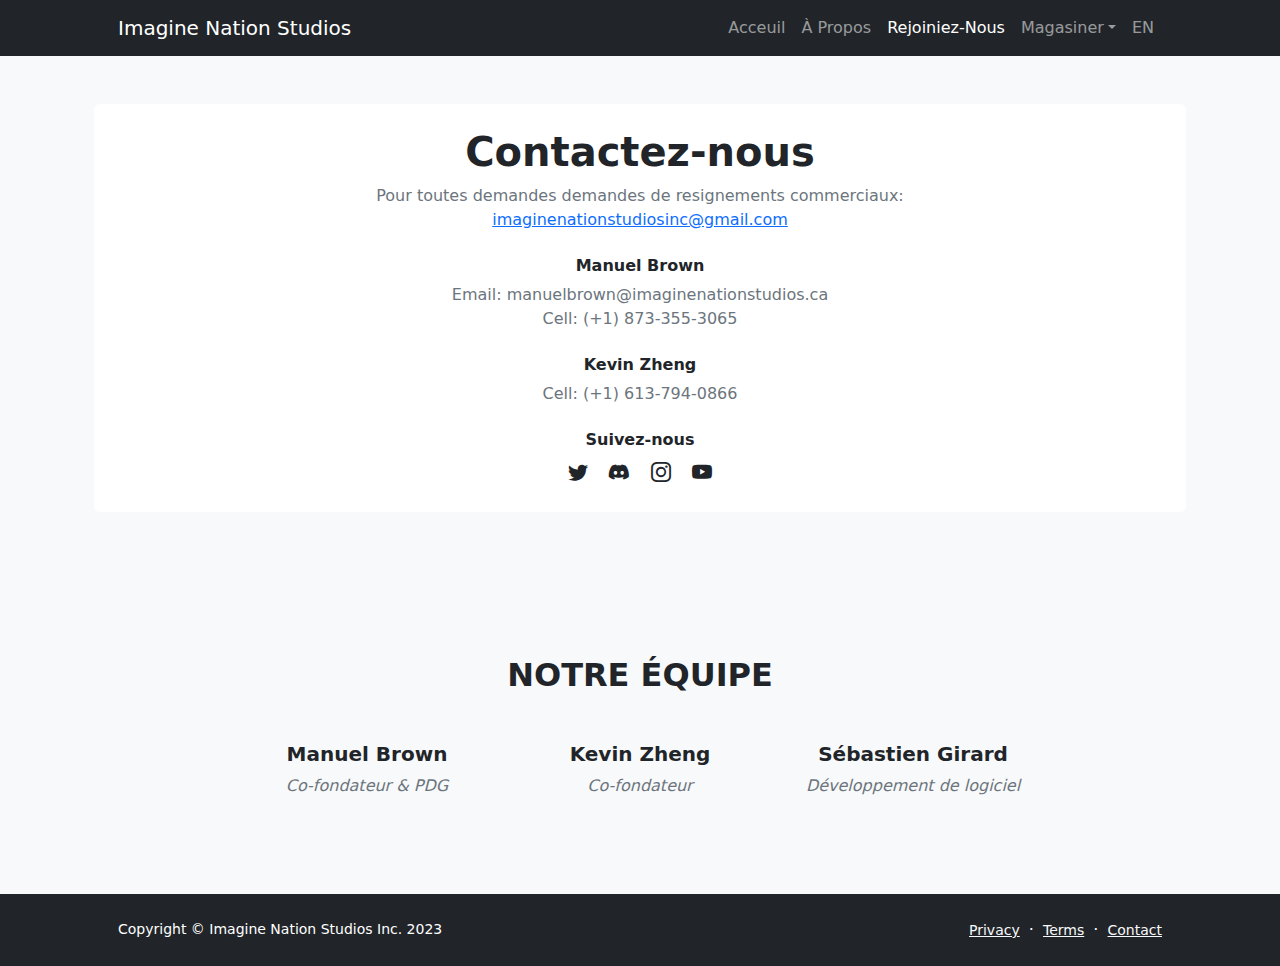
<file: contact-fr.html>
<!DOCTYPE html>
<html lang="en">
    <head>
        <meta charset="utf-8" />
        <meta name="viewport" content="width=device-width, initial-scale=1, shrink-to-fit=no" />
        <meta name="description" content="" />
        <meta name="author" content="" />
        <title>Modern Business - Start Bootstrap Template</title>
        <!-- Favicon-->
        <link rel="icon" type="image/x-icon" href="assets/favicon.ico" />
        <!-- Bootstrap icons-->
        <link href="https://cdn.jsdelivr.net/npm/bootstrap-icons@1.5.0/font/bootstrap-icons.css" rel="stylesheet" />
        <!-- Core theme CSS (includes Bootstrap)-->
        <link href="css/styles.css" rel="stylesheet" />
    </head>
    <body class="d-flex flex-column">
        <main class="flex-shrink-0">

            <!-- Navigation -->
            <nav class="navbar navbar-expand-lg navbar-dark bg-dark">
                <div class="container px-4 px-lg-5">
                    <a class="navbar-brand" href="index.html">Imagine Nation Studios</a>
                    <button class="navbar-toggler" type="button" data-bs-toggle="collapse" data-bs-target="#navbarSupportedContent" aria-controls="navbarSupportedContent" aria-expanded="false" aria-label="Toggle navigation"><span class="navbar-toggler-icon"></span></button>
                    <div class="collapse navbar-collapse" id="navbarSupportedContent">
                        <ul class="navbar-nav ms-auto mb-2 mb-lg-0">
                            <li class="nav-item"><a class="nav-link" href="index-fr.html">Acceuil</a></li>
                            <li class="nav-item"><a class="nav-link" href="about-fr.html">À Propos</a></li>
                            <li class="nav-item"><a class="nav-link active" aria-current="page" href="contact-fr.html">Rejoiniez-Nous</a></li>
                            <li class="nav-item dropdown">
                                <a class="nav-link dropdown-toggle" id="navbarDropdown" href="#" role="button" data-bs-toggle="dropdown" aria-expanded="false">Magasiner</a>
                                <ul class="dropdown-menu" aria-labelledby="navbarDropdown">
                                    <!-- <li><a class="dropdown-item" href="shop-all.html">All Products</a></li>
                                    <li><hr class="dropdown-divider" /></li> -->
                                    <li><a class="dropdown-item" href="concert-fr.html"><b>Spectacle 29 octobre</b></a></li>
                                    <li><a class="dropdown-item" href="item-fr.html"><b>Imagine World</b></a></li>
                                    <!-- <li><a class="dropdown-item" href="#!">Popular Items</a></li> -->
                                </ul>
                            </li>
                            <li class="nav-item"><a class="nav-link" href="contact.html">EN</a></li>
                        </ul>
                        <!-- <form class="d-flex">
                            <button class="btn btn-outline-dark" type="submit">
                                <i class="bi-cart-fill me-1"></i>
                                Cart
                                <span class="badge bg-dark text-white ms-1 rounded-pill">0</span>
                            </button>
                        </form> -->
                    </div>
                </div>
            </nav>

            <!-- Page Content-->

            <section class="py-5 bg-light">
                <div class="container px-5">
                    <div class="row gx-5">
                            <div class="card border-0 h-100">
                                <div class="card-body p-4">
                                    <div class="d-flex h-100 align-items-center justify-content-center">
                                        <div class="text-center">
                                            <div class="h6 fw-bolder"><h1><b>Contactez-nous</b></h1></div>
                                            <p class="text-muted mb-4">
                                                Pour toutes demandes demandes de resignements commerciaux:
                                                <br />
                                                <a href="#!">imaginenationstudiosinc@gmail.com</a>
                                            </p>
                                            <div class="h6 fw-bolder">Manuel Brown</div>
                                            <p class="text-muted mb-0">
                                                Email: manuelbrown@imaginenationstudios.ca
                                            </p>
                                            <p class="text-muted mb-4">
                                                Cell: (+1) 873-355-3065
                                            </p>
                                            <div class="h6 fw-bolder">Kevin Zheng</div>
                                            <p class="text-muted mb-4">
                                                Cell: (+1) 613-794-0866
                                                <br />
                                            </p>
                                            <div class="h6 fw-bolder">Suivez-nous</div>
                                            <a class="fs-5 px-2 link-dark" href="#!"><i class="bi-twitter"></i></a>
                                            <a class="fs-5 px-2 link-dark" href="https://discord.gg/5DHZBcXK6j"><i class="bi-discord"></i></a>
                                            <a class="fs-5 px-2 link-dark" href="https://www.instagram.com/gatineau.memes/?hl=en"><i class="bi-instagram"></i></a>
                                            <a class="fs-5 px-2 link-dark" href="#!"><i class="bi-youtube"></i></a>
                                        </div>
                                    </div>
                                </div>
                            </div>
                    </div>
                </div>
            </section>
            
            <!-- Team members section-->
            <section class="py-5 bg-light">
                <div class="container px-5 my-5">
                    <div class="text-center">
                        <h2 class="fw-bolder">NOTRE ÉQUIPE</h2>
                        <p class="lead fw-normal text-muted mb-5"></p>
                    </div>
                    <div class="row gx-5 row-cols-1 row-cols-sm-2 row-cols-xl-4 justify-content-center">
                        <div class="col mb-5 mb-5 mb-xl-0">
                            <div class="text-center">
                                <!-- <img class="img-fluid rounded-circle mb-4 px-4" src="https://dummyimage.com/150x150/ced4da/6c757d" alt="..." /> -->
                                <h5 class="fw-bolder">Manuel Brown</h5>
                                <div class="fst-italic text-muted">Co-fondateur &amp; PDG</div>
                            </div>
                        </div>
                        <div class="col mb-5 mb-5 mb-xl-0">
                            <div class="text-center">
                                <!-- <img class="img-fluid rounded-circle mb-4 px-4" src="https://dummyimage.com/150x150/ced4da/6c757d" alt="..." /> -->
                                <h5 class="fw-bolder">Kevin Zheng</h5>
                                <div class="fst-italic text-muted">Co-fondateur</div>
                            </div>
                        </div>
                        <div class="col mb-5 mb-5 mb-sm-0">
                            <div class="text-center">
                                
                                <!-- <img class="img-fluid rounded-circle mb-4 px-4" src="https://dummyimage.com/150x150/ced4da/6c757d" alt="..." /> -->
                                <h5 class="fw-bolder">Sébastien Girard</h5>
                                <div class="fst-italic text-muted">Développement de logiciel</div>
                            </div>
                        </div>
                        <!-- <div class="col mb-5">
                            <div class="text-center">
                                <img class="img-fluid rounded-circle mb-4 px-4" src="https://dummyimage.com/150x150/ced4da/6c757d" alt="..." />
                                <h5 class="fw-bolder">Bill Clinton</h5>
                                <div class="fst-italic text-muted">CTO</div>
                            </div>
                        </div> -->
                    </div>
                </div>
            </section>

        </main>
        <!-- Footer-->
        <footer class="bg-dark py-4 mt-auto">
            <div class="container px-5">
                <div class="row align-items-center justify-content-between flex-column flex-sm-row">
                    <div class="col-auto"><div class="small m-0 text-white">Copyright &copy; Imagine Nation Studios Inc. 2023</div></div>
                    <div class="col-auto">
                        <a class="link-light small" href="#!">Privacy</a>
                        <span class="text-white mx-1">&middot;</span>
                        <a class="link-light small" href="#!">Terms</a>
                        <span class="text-white mx-1">&middot;</span>
                        <a class="link-light small" href="#!">Contact</a>
                    </div>
                </div>
            </div>
        </footer>
        <!-- Bootstrap core JS-->
        <script src="https://cdn.jsdelivr.net/npm/bootstrap@5.2.3/dist/js/bootstrap.bundle.min.js"></script>
        <!-- Core theme JS-->
        <script src="js/scripts.js"></script>
    </body>
</html>
</file>
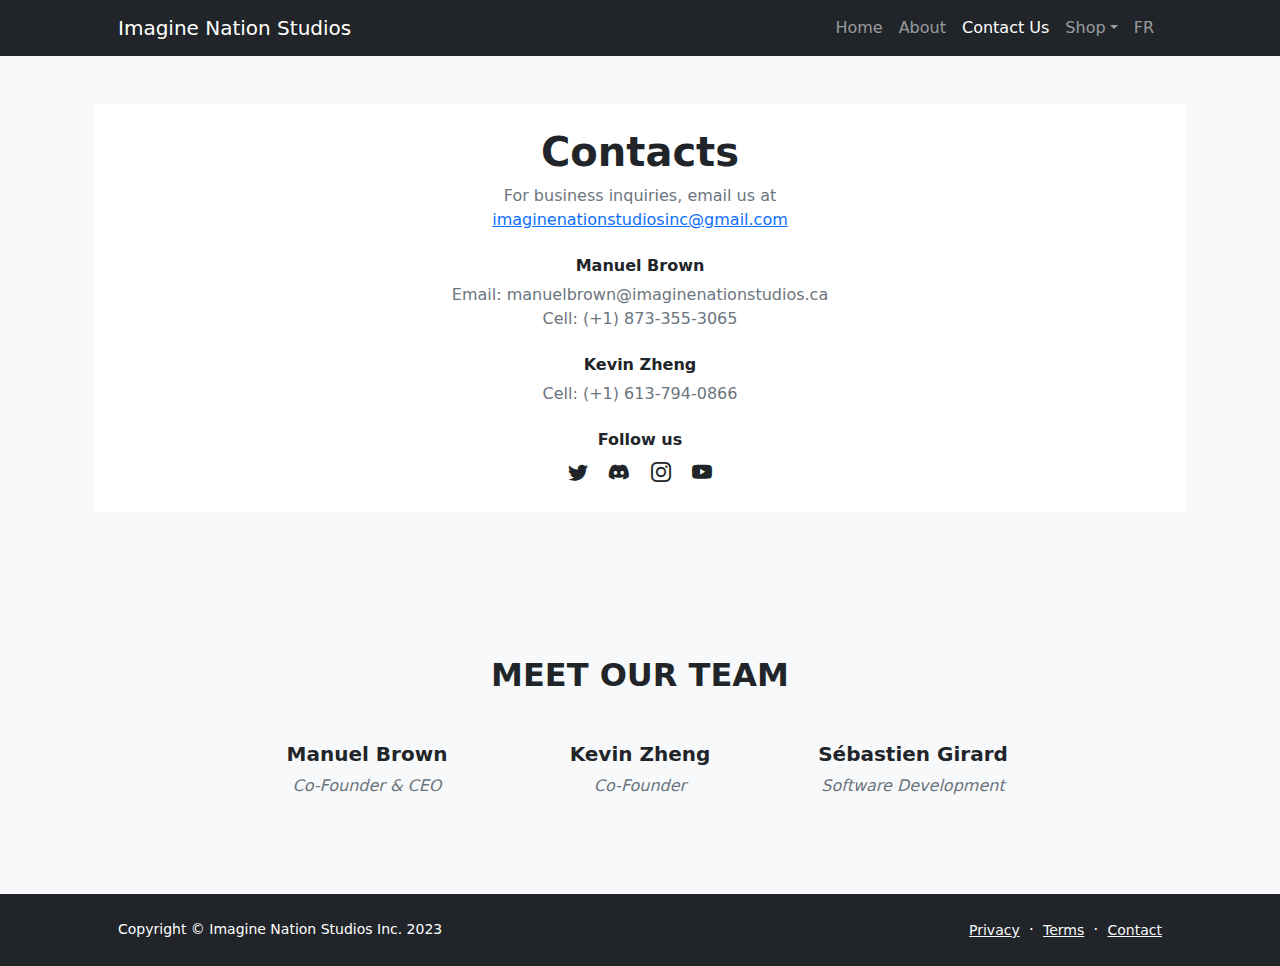
<file: contact.html>
<!DOCTYPE html>
<html lang="en">
    <head>
        <meta charset="utf-8" />
        <meta name="viewport" content="width=device-width, initial-scale=1, shrink-to-fit=no" />
        <meta name="description" content="" />
        <meta name="author" content="" />
        <title>Modern Business - Start Bootstrap Template</title>
        <!-- Favicon-->
        <link rel="icon" type="image/x-icon" href="assets/favicon.ico" />
        <!-- Bootstrap icons-->
        <link href="https://cdn.jsdelivr.net/npm/bootstrap-icons@1.5.0/font/bootstrap-icons.css" rel="stylesheet" />
        <!-- Core theme CSS (includes Bootstrap)-->
        <link href="css/styles.css" rel="stylesheet" />
    </head>
    <body class="d-flex flex-column">
        <main class="flex-shrink-0">

            <!-- Navigation -->
            <nav class="navbar navbar-expand-lg navbar-dark bg-dark">
                <div class="container px-4 px-lg-5">
                    <a class="navbar-brand" href="index.html">Imagine Nation Studios</a>
                    <button class="navbar-toggler" type="button" data-bs-toggle="collapse" data-bs-target="#navbarSupportedContent" aria-controls="navbarSupportedContent" aria-expanded="false" aria-label="Toggle navigation"><span class="navbar-toggler-icon"></span></button>
                    <div class="collapse navbar-collapse" id="navbarSupportedContent">
                        <ul class="navbar-nav ms-auto mb-2 mb-lg-0">
                            <li class="nav-item"><a class="nav-link" href="index.html">Home</a></li>
                            <li class="nav-item"><a class="nav-link" href="about.html">About</a></li>
                            <li class="nav-item"><a class="nav-link active" aria-current="page" href="contact.html">Contact Us</a></li>
                            <li class="nav-item dropdown">
                                <a class="nav-link dropdown-toggle" id="navbarDropdown" href="#" role="button" data-bs-toggle="dropdown" aria-expanded="false">Shop</a>
                                <ul class="dropdown-menu" aria-labelledby="navbarDropdown">
                                    <!-- <li><a class="dropdown-item" href="shop-all.html">All Products</a></li>
                                    <li><hr class="dropdown-divider" /></li> -->
                                    <li><a class="dropdown-item" href="concert.html"><b>29 October Show</b></a></li>
                                    <li><a class="dropdown-item" href="item.html"><b>Imagine World</b></a></li>
                                    <!-- <li><a class="dropdown-item" href="#!">Popular Items</a></li> -->
                                </ul>
                            </li>
                            <li class="nav-item"><a class="nav-link" href="contact-fr.html">FR</a></li>
                        </ul>
                        <!-- <form class="d-flex">
                            <button class="btn btn-outline-dark" type="submit">
                                <i class="bi-cart-fill me-1"></i>
                                Cart
                                <span class="badge bg-dark text-white ms-1 rounded-pill">0</span>
                            </button>
                        </form> -->
                    </div>
                </div>
            </nav>

            <!-- Page Content-->

            <section class="py-5 bg-light">
                <div class="container px-5">
                    <div class="row gx-5">
                            <div class="card border-0 h-100">
                                <div class="card-body p-4">
                                    <div class="d-flex h-100 align-items-center justify-content-center">
                                        <div class="text-center">
                                            <div class="h6 fw-bolder"><h1><b>Contacts</b></h1></div>
                                            <p class="text-muted mb-4">
                                                For business inquiries, email us at
                                                <br />
                                                <a href="#!">imaginenationstudiosinc@gmail.com</a>
                                            </p>
                                            <div class="h6 fw-bolder">Manuel Brown</div>
                                            <p class="text-muted mb-0">
                                                Email: manuelbrown@imaginenationstudios.ca
                                            </p>
                                            <p class="text-muted mb-4">
                                                Cell: (+1) 873-355-3065
                                            </p>
                                            <div class="h6 fw-bolder">Kevin Zheng</div>
                                            <p class="text-muted mb-4">
                                                Cell: (+1) 613-794-0866
                                                <br />
                                            </p>
                                            <div class="h6 fw-bolder">Follow us</div>
                                            <a class="fs-5 px-2 link-dark" href="#!"><i class="bi-twitter"></i></a>
                                            <a class="fs-5 px-2 link-dark" href="https://discord.gg/5DHZBcXK6j"><i class="bi-discord"></i></a>
                                            <a class="fs-5 px-2 link-dark" href="https://www.instagram.com/gatineau.memes/?hl=en"><i class="bi-instagram"></i></a>
                                            <a class="fs-5 px-2 link-dark" href="#!"><i class="bi-youtube"></i></a>
                                        </div>
                                    </div>
                                </div>
                            </div>
                    </div>
                </div>
            </section>
            
            <!-- Team members section-->
            <section class="py-5 bg-light">
                <div class="container px-5 my-5">
                    <div class="text-center">
                        <h2 class="fw-bolder">MEET OUR TEAM</h2>
                        <p class="lead fw-normal text-muted mb-5"></p>
                    </div>
                    <div class="row gx-5 row-cols-1 row-cols-sm-2 row-cols-xl-4 justify-content-center">
                        <div class="col mb-5 mb-5 mb-xl-0">
                            <div class="text-center">
                                <!-- <img class="img-fluid rounded-circle mb-4 px-4" src="https://dummyimage.com/150x150/ced4da/6c757d" alt="..." /> -->
                                <h5 class="fw-bolder">Manuel Brown</h5>
                                <div class="fst-italic text-muted">Co-Founder &amp; CEO</div>
                            </div>
                        </div>
                        <div class="col mb-5 mb-5 mb-xl-0">
                            <div class="text-center">
                                <!-- <img class="img-fluid rounded-circle mb-4 px-4" src="https://dummyimage.com/150x150/ced4da/6c757d" alt="..." /> -->
                                <h5 class="fw-bolder">Kevin Zheng</h5>
                                <div class="fst-italic text-muted">Co-Founder</div>
                            </div>
                        </div>
                        <div class="col mb-5 mb-5 mb-sm-0">
                            <div class="text-center">
                                
                                <!-- <img class="img-fluid rounded-circle mb-4 px-4" src="https://dummyimage.com/150x150/ced4da/6c757d" alt="..." /> -->
                                <h5 class="fw-bolder">Sébastien Girard</h5>
                                <div class="fst-italic text-muted">Software Development</div>
                            </div>
                        </div>
                        <!-- <div class="col mb-5">
                            <div class="text-center">
                                <img class="img-fluid rounded-circle mb-4 px-4" src="https://dummyimage.com/150x150/ced4da/6c757d" alt="..." />
                                <h5 class="fw-bolder">Bill Clinton</h5>
                                <div class="fst-italic text-muted">CTO</div>
                            </div>
                        </div> -->
                    </div>
                </div>
            </section>

        </main>
        <!-- Footer-->
        <footer class="bg-dark py-4 mt-auto">
            <div class="container px-5">
                <div class="row align-items-center justify-content-between flex-column flex-sm-row">
                    <div class="col-auto"><div class="small m-0 text-white">Copyright &copy; Imagine Nation Studios Inc. 2023</div></div>
                    <div class="col-auto">
                        <a class="link-light small" href="#!">Privacy</a>
                        <span class="text-white mx-1">&middot;</span>
                        <a class="link-light small" href="#!">Terms</a>
                        <span class="text-white mx-1">&middot;</span>
                        <a class="link-light small" href="#!">Contact</a>
                    </div>
                </div>
            </div>
        </footer>
        <!-- Bootstrap core JS-->
        <script src="https://cdn.jsdelivr.net/npm/bootstrap@5.2.3/dist/js/bootstrap.bundle.min.js"></script>
        <!-- Core theme JS-->
        <script src="js/scripts.js"></script>
    </body>
</html>
</file>
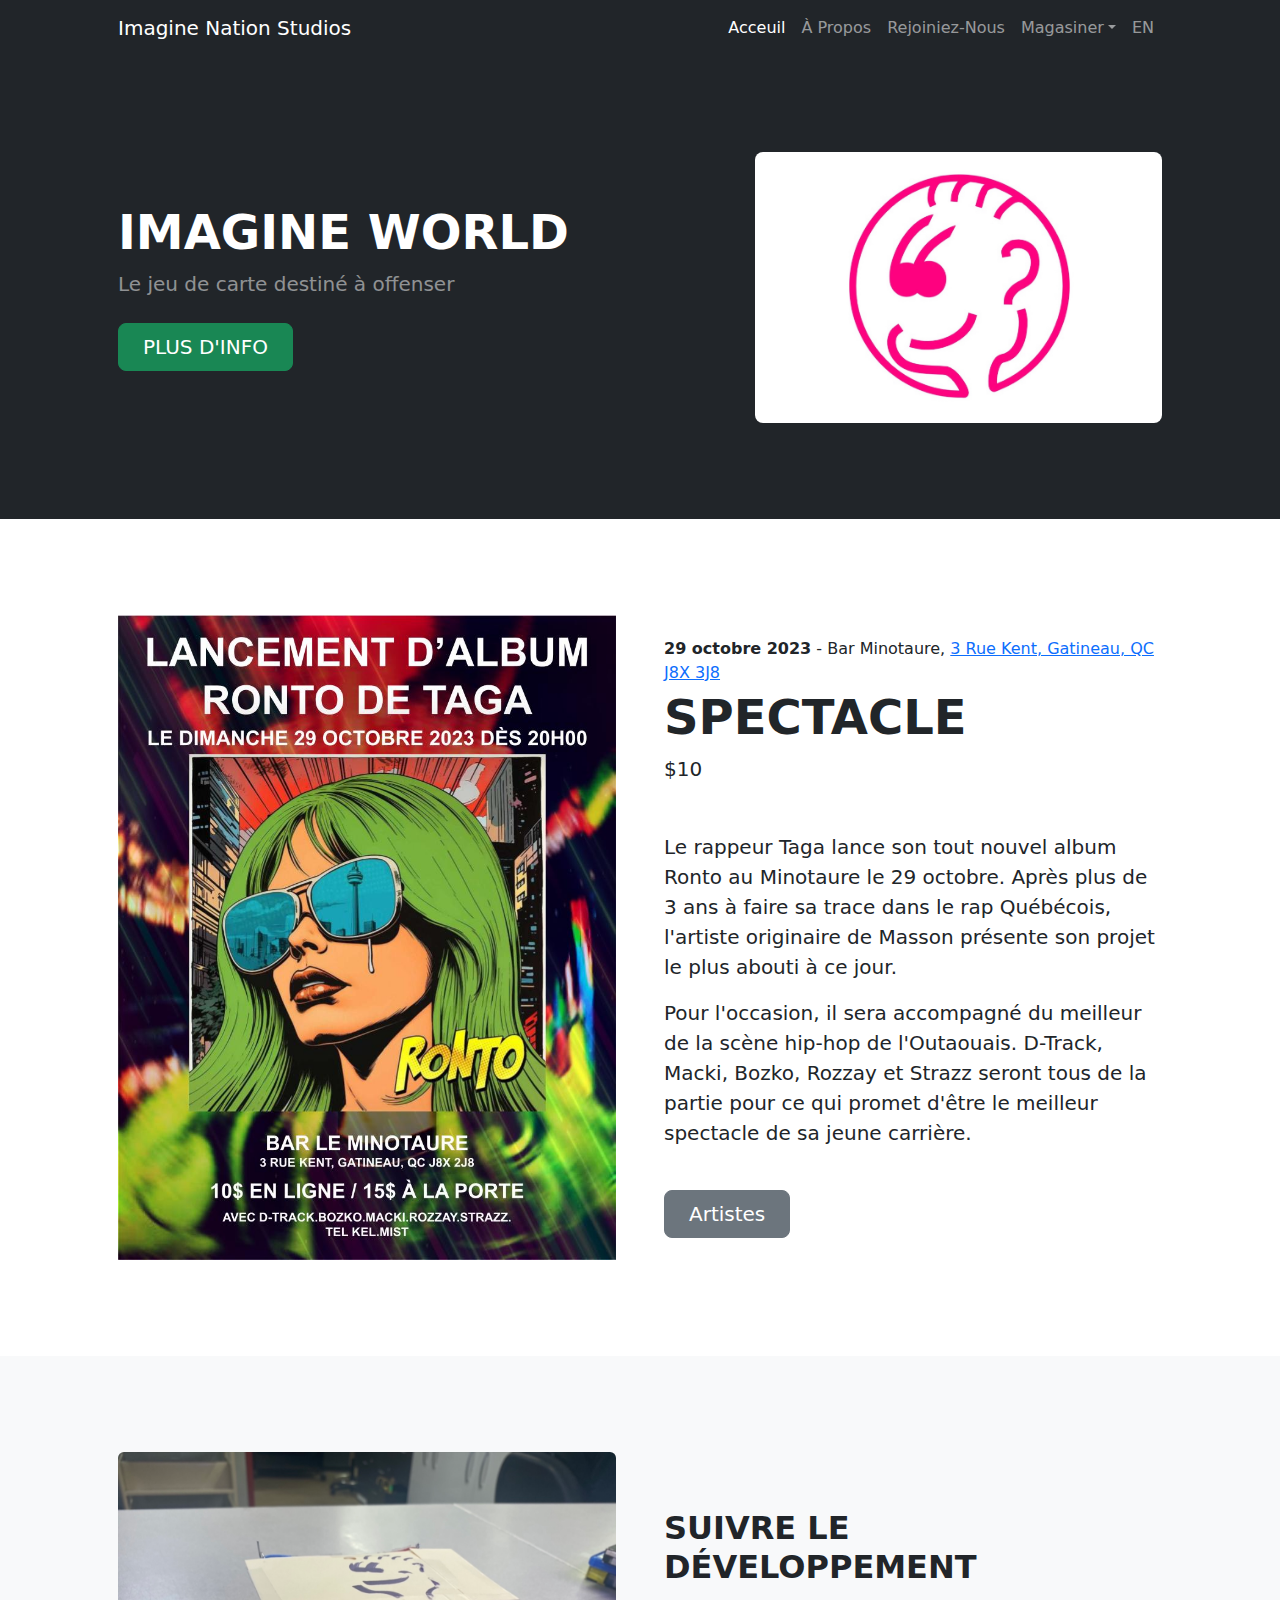
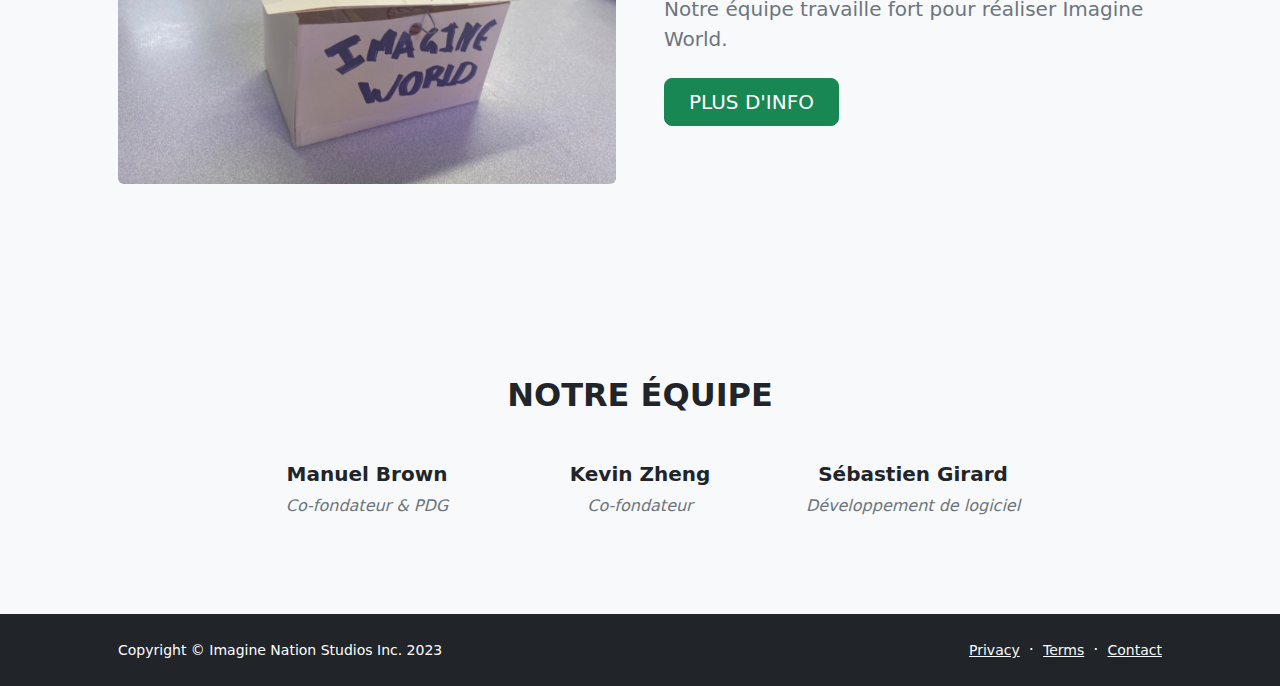
<file: index-fr.html>
<!DOCTYPE html>
<html lang="en">
    <head>
        <title>Imagine Nation Studios Home Page</title>
        <meta charset="utf-8" />
        <meta name="viewport" content="width=device-width, initial-scale=1, shrink-to-fit=no" />
        <meta name="description" content="" />
        <meta name="author" content="Kevin Zheng" />
        <title>Imagine Nation Studios</title>
        <!-- Favicon-->
        <link rel="apple-touch-icon" sizes="180x180" href="icon/apple-touch-icon.png">
		<link rel="icon" type="image/png" sizes="32x32" href="icon/favicon-32x32.png">
		<link rel="icon" type="image/png" sizes="16x16" href="icon/favicon-16x16.png">
		<link rel="manifest" href="icon/site.webmanifest">
		<link rel="mask-icon" href="icon/safari-pinned-tab.svg" color="#d55b9f">
		<meta name="msapplication-TileColor" content="#ffc40d">
		<meta name="theme-color" content="#ffffff">
        <!-- Bootstrap icons-->
        <link href="https://cdn.jsdelivr.net/npm/bootstrap-icons@1.5.0/font/bootstrap-icons.css" rel="stylesheet" />
        <!-- Core theme CSS (includes Bootstrap)-->
        <link href="css/styles.css" rel="stylesheet" />

        <!--JS-->
        <script type="text/javascript">
            /*<![CDATA[*/
            (function () {
              var scriptURL = 'https://sdks.shopifycdn.com/buy-button/latest/buy-button-storefront.min.js';
              if (window.ShopifyBuy) {
                if (window.ShopifyBuy.UI) {
                  ShopifyBuyInit();
                } else {
                  loadScript();
                }
              } else {
                loadScript();
              }
              function loadScript() {
                var script = document.createElement('script');
                script.async = true;
                script.src = scriptURL;
                (document.getElementsByTagName('head')[0] || document.getElementsByTagName('body')[0]).appendChild(script);
                script.onload = ShopifyBuyInit;
              }
              function ShopifyBuyInit() {
                var client = ShopifyBuy.buildClient({
                  domain: 'imagine-nation-studios-4298.myshopify.com',
                  storefrontAccessToken: '83d4dc5537ef9c1096060eb6c723f427',
                });
                ShopifyBuy.UI.onReady(client).then(function (ui) {
                  ui.createComponent('product', {
                    id: '8739738517818',
                    node: document.getElementById('product-component-1697142508285'),
                    moneyFormat: '%24%7B%7Bamount%7D%7D',
                    options: {
              "product": {
                "styles": {
                  "product": {
                    "@media (min-width: 601px)": {
                      "max-width": "calc(25% - 20px)",
                      "margin-left": "20px",
                      "margin-bottom": "50px"
                    }
                  },
                  "button": {
                    "font-weight": "bold",
                    ":hover": {
                      "background-color": "#177a4c"
                    },
                    "background-color": "#198754",
                    ":focus": {
                      "background-color": "#177a4c"
                    },
                    "border-radius": "8px",
                    "padding-left": "21px",
                    "padding-right": "21px"
                  }
                },
                "contents": {
                  "img": false,
                  "button": false,
                  "buttonWithQuantity": true,
                  "title": false,
                  "price": false
                }
              },
              "productSet": {
                "styles": {
                  "products": {
                    "@media (min-width: 601px)": {
                      "margin-left": "-20px"
                    }
                  }
                }
              },
              "modalProduct": {
                "contents": {
                  "img": false,
                  "imgWithCarousel": true,
                  "button": false,
                  "buttonWithQuantity": true
                },
                "styles": {
                  "product": {
                    "@media (min-width: 601px)": {
                      "max-width": "100%",
                      "margin-left": "0px",
                      "margin-bottom": "0px"
                    }
                  },
                  "button": {
                    "font-weight": "bold",
                    ":hover": {
                      "background-color": "#177a4c"
                    },
                    "background-color": "#198754",
                    ":focus": {
                      "background-color": "#177a4c"
                    },
                    "border-radius": "8px",
                    "padding-left": "21px",
                    "padding-right": "21px"
                  }
                },
                "text": {
                  "button": "Add to cart"
                }
              },
              "option": {},
              "cart": {
                "styles": {
                  "button": {
                    "font-weight": "bold",
                    ":hover": {
                      "background-color": "#177a4c"
                    },
                    "background-color": "#198754",
                    ":focus": {
                      "background-color": "#177a4c"
                    },
                    "border-radius": "8px"
                  }
                },
                "text": {
                  "total": "Subtotal",
                  "button": "Checkout"
                }
              },
              "toggle": {
                "styles": {
                  "toggle": {
                    "font-weight": "bold",
                    "background-color": "#198754",
                    ":hover": {
                      "background-color": "#177a4c"
                    },
                    ":focus": {
                      "background-color": "#177a4c"
                    }
                  }
                }
              }
            },
                  });
                });
              }
            })();
            /*]]>*/
        </script>
    </head>
    <body class="d-flex flex-column h-100">
        <main class="flex-shrink-0">

            <!-- Navigation -->
            <nav class="navbar navbar-expand-lg navbar-dark bg-dark">
              <div class="container px-4 px-lg-5">
                  <a class="navbar-brand" href="index.html">Imagine Nation Studios</a>
                  <button class="navbar-toggler" type="button" data-bs-toggle="collapse" data-bs-target="#navbarSupportedContent" aria-controls="navbarSupportedContent" aria-expanded="false" aria-label="Toggle navigation"><span class="navbar-toggler-icon"></span></button>
                  <div class="collapse navbar-collapse" id="navbarSupportedContent">
                      <ul class="navbar-nav ms-auto mb-2 mb-lg-0">
                          <li class="nav-item"><a class="nav-link active" aria-current="page" href="index-fr.html">Acceuil</a></li>
                          <li class="nav-item"><a class="nav-link" href="about-fr.html">À Propos</a></li>
                          <li class="nav-item"><a class="nav-link" href="contact-fr.html">Rejoiniez-Nous</a></li>
                          <li class="nav-item dropdown">
                              <a class="nav-link dropdown-toggle" id="navbarDropdown" href="#" role="button" data-bs-toggle="dropdown" aria-expanded="false">Magasiner</a>
                              <ul class="dropdown-menu" aria-labelledby="navbarDropdown">
                                  <!-- <li><a class="dropdown-item" href="shop-all.html">All Products</a></li>
                                  <li><hr class="dropdown-divider" /></li> -->
                                  <li><a class="dropdown-item" href="concert-fr.html"><b>Spectacle 29 octobre</b></a></li>
                                  <li><a class="dropdown-item" href="item-fr.html"><b>Imagine World</b></a></li>
                                  <!-- <li><a class="dropdown-item" href="#!">Popular Items</a></li> -->
                              </ul>
                          </li>
                          <li class="nav-item"><a class="nav-link" href="index.html">EN</a></li>
                      </ul>
                      <!-- <form class="d-flex">
                          <button class="btn btn-outline-dark" type="submit">
                              <i class="bi-cart-fill me-1"></i>
                              Cart
                              <span class="badge bg-dark text-white ms-1 rounded-pill">0</span>
                          </button>
                      </form> -->
                  </div>
              </div>
          </nav>

            <!-- Header-->
            <header class="bg-dark py-5">
                <div class="container px-5">
                    <div class="row gx-5 align-items-center justify-content-center">
                        <div class="col-lg-8 col-xl-7 col-xxl-6">
                            <div class="my-5 text-center text-xl-start">
                                <h1 class="display-5 fw-bolder text-white mb-2">IMAGINE WORLD</h1>
                                <p class="lead fw-normal text-white-50 mb-4">Le jeu de carte destiné à offenser</p>
                                <div class="d-grid gap-3 d-sm-flex justify-content-sm-center justify-content-xl-start">
                                    <a class="btn btn-success btn-lg px-4 me-sm-3" href="item-fr.html">PLUS D'INFO</a>
                                    <!-- <a class="btn btn-secondary btn-lg px-4" href="#!">Learn More</a> -->
                                </div>
                            </div>
                        </div>
                        <div class="col-xl-5 col-xxl-6 d-none d-xl-block text-center"><img class="img-fluid rounded-3 my-5" src="smollogo.jpg" alt="..." /></div>
                    </div>
                </div>
            </header>

            <!-- SHOW -->
            <section class="py-5">
                <div class="container px-4 px-lg-5 my-5">
                    <div class="row gx-4 gx-lg-5 align-items-center">
                        <div class="col-md-6"><img class="card-img-top mb-5 mb-md-0" src="affichegrand.jpg" alt="..." /></div>
                        <div class="col-md-6">
                            <div class="large mb-1"><b>29 octobre 2023</b> - Bar Minotaure, <a href="https://maps.app.goo.gl/f5yamK3EUPYXwgem6">3 Rue Kent, Gatineau, QC J8X 3J8</a></div>
                            <h1 class="display-5 fw-bolder">SPECTACLE</h1>
                            <div class="fs-5 mb-5">
                                <span>$10</span>
                            </div>
                            <p class="lead">Le rappeur Taga lance son tout nouvel album Ronto au Minotaure le 29 octobre. Après plus de 3 ans à faire sa trace dans le rap Québécois, l'artiste originaire de Masson présente son projet le plus abouti à ce jour.</p>
                            <p class="lead"> Pour l'occasion, il sera accompagné du meilleur de la scène hip-hop de l'Outaouais. D-Track, Macki, Bozko, Rozzay et Strazz seront tous de la partie pour ce qui promet d'être le meilleur spectacle de sa jeune carrière.</p>
                            <div class="d-grid gap-3 d-sm-flex justify-content-sm-center justify-content-xl-start">
                                <div class="btn btn-success btn-lg px-4 me-sm-3 no-padding" id='product-component-1697142508285'></div>  
                                <!-- <a class="btn btn-success btn-lg px-4 me-sm-3" href="item.html">BUY TICKETS</a> -->
                                <!-- <a class="btn btn-secondary btn-lg px-4" href="#!">Learn More</a> -->
                            </div>
                            <br>
                            <a href="concert-fr.html"><div class="btn btn-secondary btn-lg px-4" href="concert-fr.html">Artistes</div></a>
                        </div>
                    </div>
                </div>
            </section>

            <!-- About section one-->
            <section class="py-5 bg-light" id="scroll-target">
                <div class="container px-5 my-5">
                    <div class="row gx-5 align-items-center">
                        <div class="col-lg-6"><img class="img-fluid rounded mb-5 mb-lg-0" src="first box.jpg" alt="..." /></div>
                        <div class="col-lg-6">
                            <h2 class="fw-bolder">SUIVRE LE DÉVELOPPEMENT</h2>
                            <p class="lead fw-normal text-muted mb-4">Notre équipe travaille fort pour réaliser Imagine World.</p>
                            <div class="d-grid gap-3 d-sm-flex justify-content-sm-center justify-content-xl-start">
                            <a class="btn btn-success btn-lg px-4 me-sm-3" href="about-fr.html">PLUS D'INFO</a>
                            </div>
                        </div>
                    </div>
                </div>
            </section>

            <!-- Team members section-->
            <section class="py-5 bg-light">
              <div class="container px-5 my-5">
                  <div class="text-center">
                      <h2 class="fw-bolder">NOTRE ÉQUIPE</h2>
                      <p class="lead fw-normal text-muted mb-5"></p>
                  </div>
                  <div class="row gx-5 row-cols-1 row-cols-sm-2 row-cols-xl-4 justify-content-center">
                      <div class="col mb-5 mb-5 mb-xl-0">
                          <div class="text-center">
                              <!-- <img class="img-fluid rounded-circle mb-4 px-4" src="https://dummyimage.com/150x150/ced4da/6c757d" alt="..." /> -->
                              <h5 class="fw-bolder">Manuel Brown</h5>
                              <div class="fst-italic text-muted">Co-fondateur &amp; PDG</div>
                          </div>
                      </div>
                      <div class="col mb-5 mb-5 mb-xl-0">
                          <div class="text-center">
                              <!-- <img class="img-fluid rounded-circle mb-4 px-4" src="https://dummyimage.com/150x150/ced4da/6c757d" alt="..." /> -->
                              <h5 class="fw-bolder">Kevin Zheng</h5>
                              <div class="fst-italic text-muted">Co-fondateur</div>
                          </div>
                      </div>
                      <div class="col mb-5 mb-5 mb-sm-0">
                          <div class="text-center">
                              
                              <!-- <img class="img-fluid rounded-circle mb-4 px-4" src="https://dummyimage.com/150x150/ced4da/6c757d" alt="..." /> -->
                              <h5 class="fw-bolder">Sébastien Girard</h5>
                              <div class="fst-italic text-muted">Développement de logiciel</div>
                          </div>
                      </div>
                      <!-- <div class="col mb-5">
                          <div class="text-center">
                              <img class="img-fluid rounded-circle mb-4 px-4" src="https://dummyimage.com/150x150/ced4da/6c757d" alt="..." />
                              <h5 class="fw-bolder">Bill Clinton</h5>
                              <div class="fst-italic text-muted">CTO</div>
                          </div>
                      </div> -->
                  </div>
              </div>
          </section>
        </main>

        <!-- Footer-->
        <footer class="bg-dark py-4 mt-auto">
            <div class="container px-5">
                <div class="row align-items-center justify-content-between flex-column flex-sm-row">
                    <div class="col-auto"><div class="small m-0 text-white">Copyright &copy; Imagine Nation Studios Inc. 2023</div></div>
                    <div class="col-auto">
                        <a class="link-light small" href="#!">Privacy</a>
                        <span class="text-white mx-1">&middot;</span>
                        <a class="link-light small" href="#!">Terms</a>
                        <span class="text-white mx-1">&middot;</span>
                        <a class="link-light small" href="#!">Contact</a>
                    </div>
                </div>
            </div>
        </footer>
        <!-- Bootstrap core JS-->
        <script src="https://cdn.jsdelivr.net/npm/bootstrap@5.2.3/dist/js/bootstrap.bundle.min.js"></script>
        <!-- Core theme JS-->
        <script src="js/scripts.js"></script>
    </body>
</html>
</file>
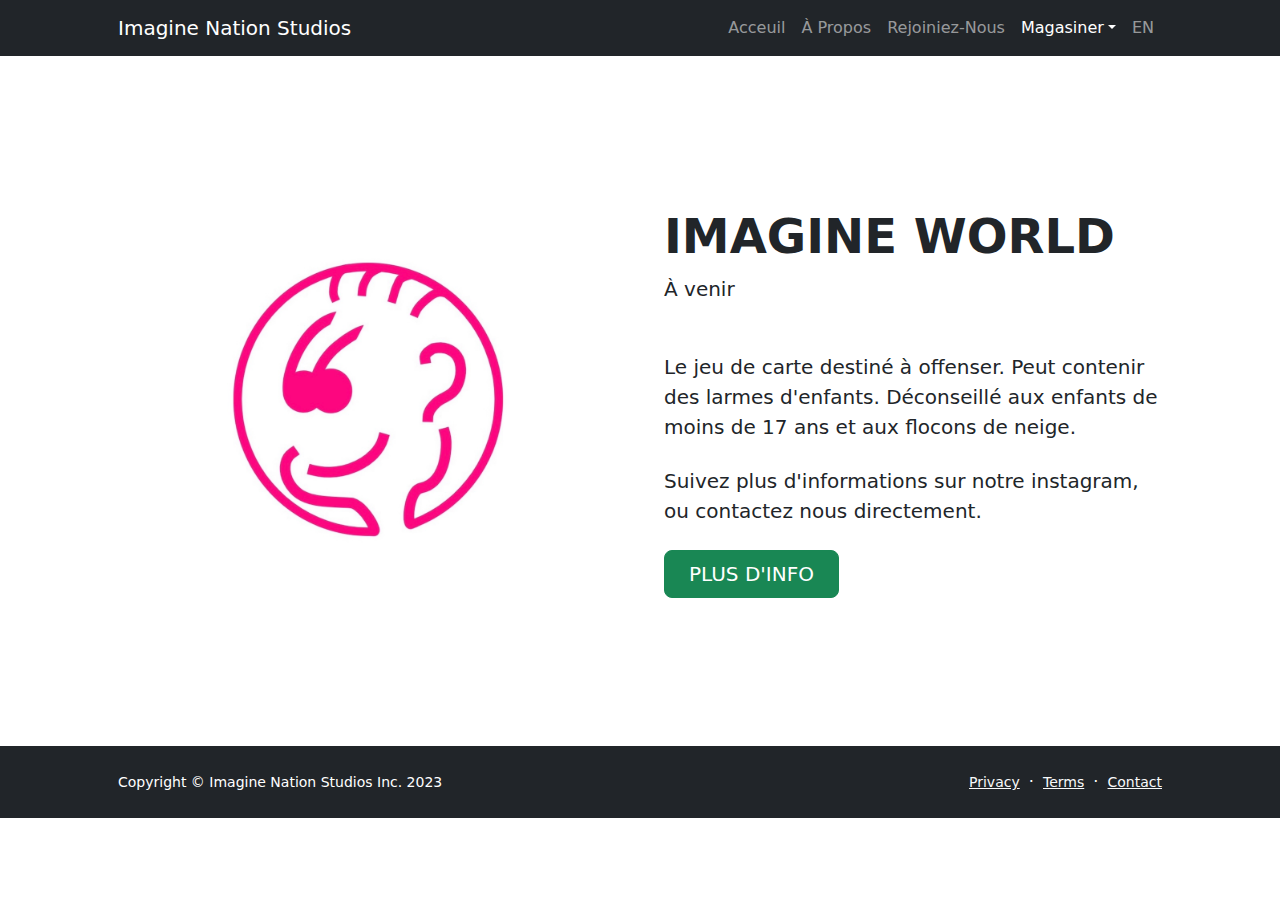
<file: item-fr.html>
<!DOCTYPE html>
<html lang="en">
    <head>
        <meta charset="utf-8" />
        <meta name="viewport" content="width=device-width, initial-scale=1, shrink-to-fit=no" />
        <meta name="description" content="" />
        <meta name="author" content="" />
        <title>Shop Item - Start Bootstrap Template</title>
        <!-- Favicon-->
        <link rel="apple-touch-icon" sizes="180x180" href="icon/apple-touch-icon.png">
		<link rel="icon" type="image/png" sizes="32x32" href="icon/favicon-32x32.png">
		<link rel="icon" type="image/png" sizes="16x16" href="icon/favicon-16x16.png">
		<link rel="manifest" href="icon/site.webmanifest">
		<link rel="mask-icon" href="icon/safari-pinned-tab.svg" color="#d55b9f">
		<meta name="msapplication-TileColor" content="#ffc40d">
		<meta name="theme-color" content="#ffffff">
        <!-- Bootstrap icons-->
        <link href="https://cdn.jsdelivr.net/npm/bootstrap-icons@1.5.0/font/bootstrap-icons.css" rel="stylesheet" />
        <!-- Core theme CSS (includes Bootstrap)-->
        <link href="css/styles.css" rel="stylesheet" />
    </head>
    <body>
        
        <!-- Navigation -->
        <nav class="navbar navbar-expand-lg navbar-dark bg-dark">
            <div class="container px-4 px-lg-5">
                <a class="navbar-brand" href="index.html">Imagine Nation Studios</a>
                <button class="navbar-toggler" type="button" data-bs-toggle="collapse" data-bs-target="#navbarSupportedContent" aria-controls="navbarSupportedContent" aria-expanded="false" aria-label="Toggle navigation"><span class="navbar-toggler-icon"></span></button>
                <div class="collapse navbar-collapse" id="navbarSupportedContent">
                    <ul class="navbar-nav ms-auto mb-2 mb-lg-0">
                        <li class="nav-item"><a class="nav-link" href="index-fr.html">Acceuil</a></li>
                        <li class="nav-item"><a class="nav-link" href="about-fr.html">À Propos</a></li>
                        <li class="nav-item"><a class="nav-link" href="contact-fr.html">Rejoiniez-Nous</a></li>
                        <li class="nav-item dropdown">
                            <a class="nav-link dropdown-toggle active" id="navbarDropdown" href="#" role="button" data-bs-toggle="dropdown" aria-expanded="false">Magasiner</a>
                            <ul class="dropdown-menu" aria-labelledby="navbarDropdown">
                                <!-- <li><a class="dropdown-item" href="shop-all.html">All Products</a></li>
                                <li><hr class="dropdown-divider" /></li> -->
                                <li><a class="dropdown-item" href="concert-fr.html"><b>Spectacle 29 octobre</b></a></li>
                                <li><a class="dropdown-item active" aria-current="page" href="item-fr.html"><b>Imagine World</b></a></li>
                                <!-- <li><a class="dropdown-item" href="#!">Popular Items</a></li> -->
                            </ul>
                        </li>
                        <li class="nav-item"><a class="nav-link" href="item.html">EN</a></li>
                    </ul>
                    <!-- <form class="d-flex">
                        <button class="btn btn-outline-dark" type="submit">
                            <i class="bi-cart-fill me-1"></i>
                            Cart
                            <span class="badge bg-dark text-white ms-1 rounded-pill">0</span>
                        </button>
                    </form> -->
                </div>
            </div>
        </nav>

        <!-- Product section-->
        <section class="py-5">
            <div class="container px-4 px-lg-5 my-5">
                <div class="row gx-4 gx-lg-5 align-items-center">
                    <div class="col-md-6"><img class="card-img-top mb-5 mb-md-0" src="logo square.jpg" alt="..." /></div>
                    <div class="col-md-6">
                        <div class="small mb-1"><!----></div>
                        <h1 class="display-5 fw-bolder">IMAGINE WORLD</h1>
                        <div class="fs-5 mb-5">
                            <span class="text-decoration-line-through"></span>
                            <span>À venir</span>
                        </div>
                        <p class="lead mb-4">Le jeu de carte destiné à offenser. Peut contenir des larmes d'enfants. Déconseillé aux enfants de moins de 17 ans et aux flocons de neige.</p>
                        <p class="lead mb-4">Suivez plus d'informations sur notre instagram, ou contactez nous directement.</p>

                        <!-- <div class="d-flex">
                            <input class="form-control text-center me-3" id="inputQuantity" type="num" value="1" style="max-width: 3rem" />
                            <button class="btn btn-outline-dark flex-shrink-0" type="button">
                                <i class="bi-cart-fill me-1"></i>
                                Add to cart
                            </button>
                        </div> -->
                        <a class="btn btn-success btn-lg px-4 me-sm-3" href="about-fr.html">PLUS D'INFO</a>
                    </div>
                </div>
            </div>
        </section>

        <!-- Footer-->
        <footer class="bg-dark py-4 mt-auto">
            <div class="container px-5">
                <div class="row align-items-center justify-content-between flex-column flex-sm-row">
                    <div class="col-auto"><div class="small m-0 text-white">Copyright &copy; Imagine Nation Studios Inc. 2023</div></div>
                    <div class="col-auto">
                        <a class="link-light small" href="#!">Privacy</a>
                        <span class="text-white mx-1">&middot;</span>
                        <a class="link-light small" href="#!">Terms</a>
                        <span class="text-white mx-1">&middot;</span>
                        <a class="link-light small" href="#!">Contact</a>
                    </div>
                </div>
            </div>
        </footer>
        <!-- Bootstrap core JS-->
        <script src="https://cdn.jsdelivr.net/npm/bootstrap@5.2.3/dist/js/bootstrap.bundle.min.js"></script>
        <!-- Core theme JS-->
        <script src="js/scripts.js"></script>
    </body>
</html>
</file>
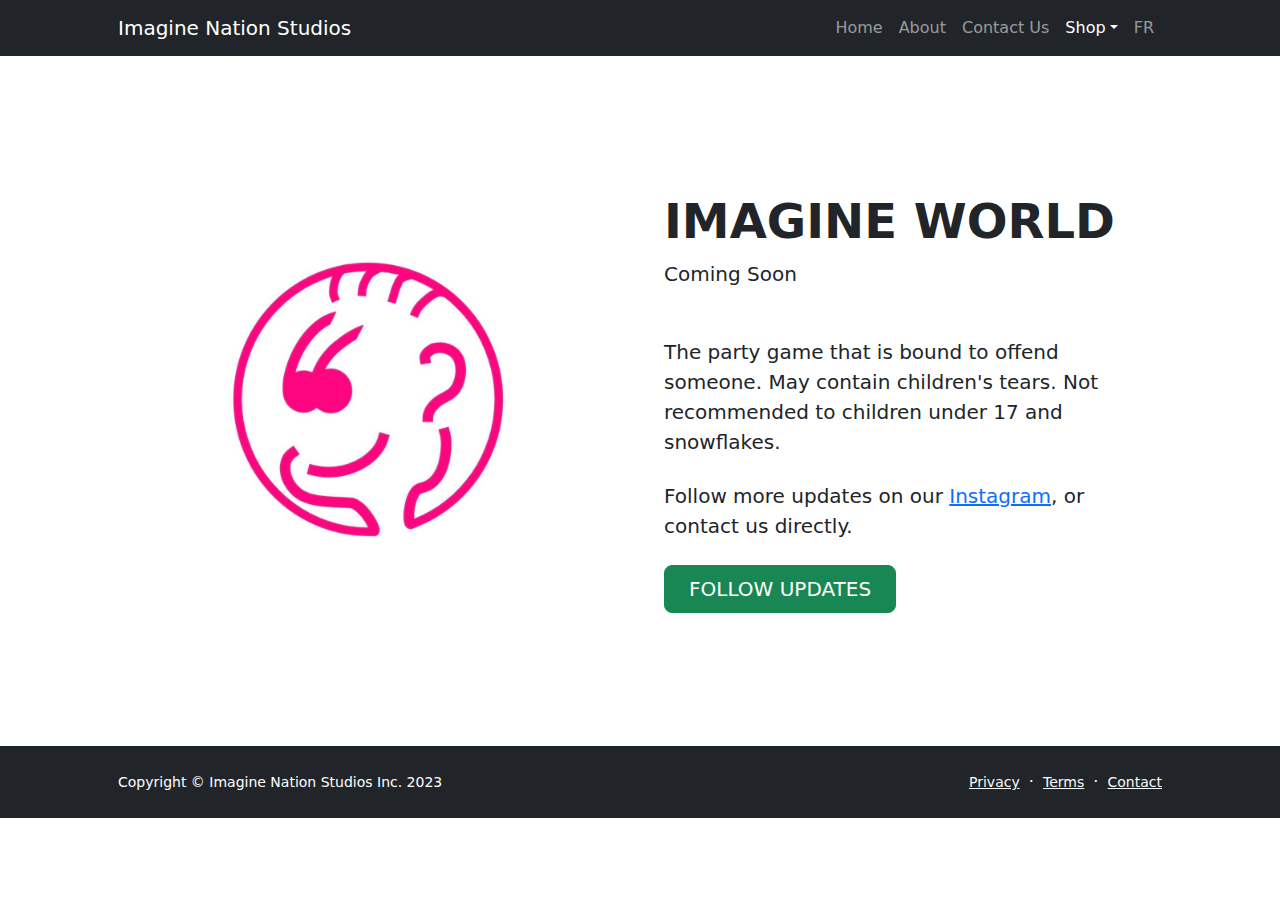
<file: item.html>
<!DOCTYPE html>
<html lang="en">
    <head>
        <meta charset="utf-8" />
        <meta name="viewport" content="width=device-width, initial-scale=1, shrink-to-fit=no" />
        <meta name="description" content="" />
        <meta name="author" content="" />
        <title>Shop Item - Start Bootstrap Template</title>
        <!-- Favicon-->
        <link rel="apple-touch-icon" sizes="180x180" href="icon/apple-touch-icon.png">
		<link rel="icon" type="image/png" sizes="32x32" href="icon/favicon-32x32.png">
		<link rel="icon" type="image/png" sizes="16x16" href="icon/favicon-16x16.png">
		<link rel="manifest" href="icon/site.webmanifest">
		<link rel="mask-icon" href="icon/safari-pinned-tab.svg" color="#d55b9f">
		<meta name="msapplication-TileColor" content="#ffc40d">
		<meta name="theme-color" content="#ffffff">
        <!-- Bootstrap icons-->
        <link href="https://cdn.jsdelivr.net/npm/bootstrap-icons@1.5.0/font/bootstrap-icons.css" rel="stylesheet" />
        <!-- Core theme CSS (includes Bootstrap)-->
        <link href="css/styles.css" rel="stylesheet" />
    </head>
    <body>
        
        <!-- Navigation -->
        <nav class="navbar navbar-expand-lg navbar-dark bg-dark">
            <div class="container px-4 px-lg-5">
                <a class="navbar-brand" href="index.html">Imagine Nation Studios</a>
                <button class="navbar-toggler" type="button" data-bs-toggle="collapse" data-bs-target="#navbarSupportedContent" aria-controls="navbarSupportedContent" aria-expanded="false" aria-label="Toggle navigation"><span class="navbar-toggler-icon"></span></button>
                <div class="collapse navbar-collapse" id="navbarSupportedContent">
                    <ul class="navbar-nav ms-auto mb-2 mb-lg-0">
                        <li class="nav-item"><a class="nav-link" href="index.html">Home</a></li>
                        <li class="nav-item"><a class="nav-link" href="about.html">About</a></li>
                        <li class="nav-item"><a class="nav-link" href="contact.html">Contact Us</a></li>
                        <li class="nav-item dropdown">
                            <a class="nav-link dropdown-toggle active" id="navbarDropdown" href="#" role="button" data-bs-toggle="dropdown" aria-expanded="false">Shop</a>
                            <ul class="dropdown-menu" aria-labelledby="navbarDropdown">
                                <!-- <li><a class="dropdown-item" href="shop-all.html">All Products</a></li>
                                <li><hr class="dropdown-divider" /></li> -->
                                <li><a class="dropdown-item" href="concert.html"><b>29 October Show</b></a></li>
                                <li><a class="dropdown-item active" aria-current="page" href="item.html"><b>Imagine World</b></a></li>
                                <!-- <li><a class="dropdown-item" href="#!">Popular Items</a></li> -->
                            </ul>
                        </li>
                        <li class="nav-item"><a class="nav-link" href="item-fr.html">FR</a></li>
                    </ul>
                    <!-- <form class="d-flex">
                        <button class="btn btn-outline-dark" type="submit">
                            <i class="bi-cart-fill me-1"></i>
                            Cart
                            <span class="badge bg-dark text-white ms-1 rounded-pill">0</span>
                        </button>
                    </form> -->
                </div>
            </div>
        </nav>

        <!-- Product section-->
        <section class="py-5">
            <div class="container px-4 px-lg-5 my-5">
                <div class="row gx-4 gx-lg-5 align-items-center">
                    <div class="col-md-6"><img class="card-img-top mb-5 mb-md-0" src="logo square.jpg" alt="..." /></div>
                    <div class="col-md-6">
                        <div class="small mb-1"><!----></div>
                        <h1 class="display-5 fw-bolder">IMAGINE WORLD</h1>
                        <div class="fs-5 mb-5">
                            <span class="text-decoration-line-through"></span>
                            <span>Coming Soon</span>
                        </div>
                        <p class="lead mb-4">The party game that is bound to offend someone. May contain children's tears. Not recommended to children under 17 and snowflakes.</p>
                        <p class="lead mb-4">Follow more updates on our <a href="https://www.instagram.com/gatineau.memes/?hl=en">Instagram</a>, or <a>contact us</a> directly.</p>

                        <!-- <div class="d-flex">
                            <input class="form-control text-center me-3" id="inputQuantity" type="num" value="1" style="max-width: 3rem" />
                            <button class="btn btn-outline-dark flex-shrink-0" type="button">
                                <i class="bi-cart-fill me-1"></i>
                                Add to cart
                            </button>
                        </div> -->
                        <a class="btn btn-success btn-lg px-4 me-sm-3" href="about.html">FOLLOW UPDATES</a>
                    </div>
                </div>
            </div>
        </section>

        <!-- Footer-->
        <footer class="bg-dark py-4 mt-auto">
            <div class="container px-5">
                <div class="row align-items-center justify-content-between flex-column flex-sm-row">
                    <div class="col-auto"><div class="small m-0 text-white">Copyright &copy; Imagine Nation Studios Inc. 2023</div></div>
                    <div class="col-auto">
                        <a class="link-light small" href="#!">Privacy</a>
                        <span class="text-white mx-1">&middot;</span>
                        <a class="link-light small" href="#!">Terms</a>
                        <span class="text-white mx-1">&middot;</span>
                        <a class="link-light small" href="#!">Contact</a>
                    </div>
                </div>
            </div>
        </footer>
        <!-- Bootstrap core JS-->
        <script src="https://cdn.jsdelivr.net/npm/bootstrap@5.2.3/dist/js/bootstrap.bundle.min.js"></script>
        <!-- Core theme JS-->
        <script src="js/scripts.js"></script>
    </body>
</html>
</file>
